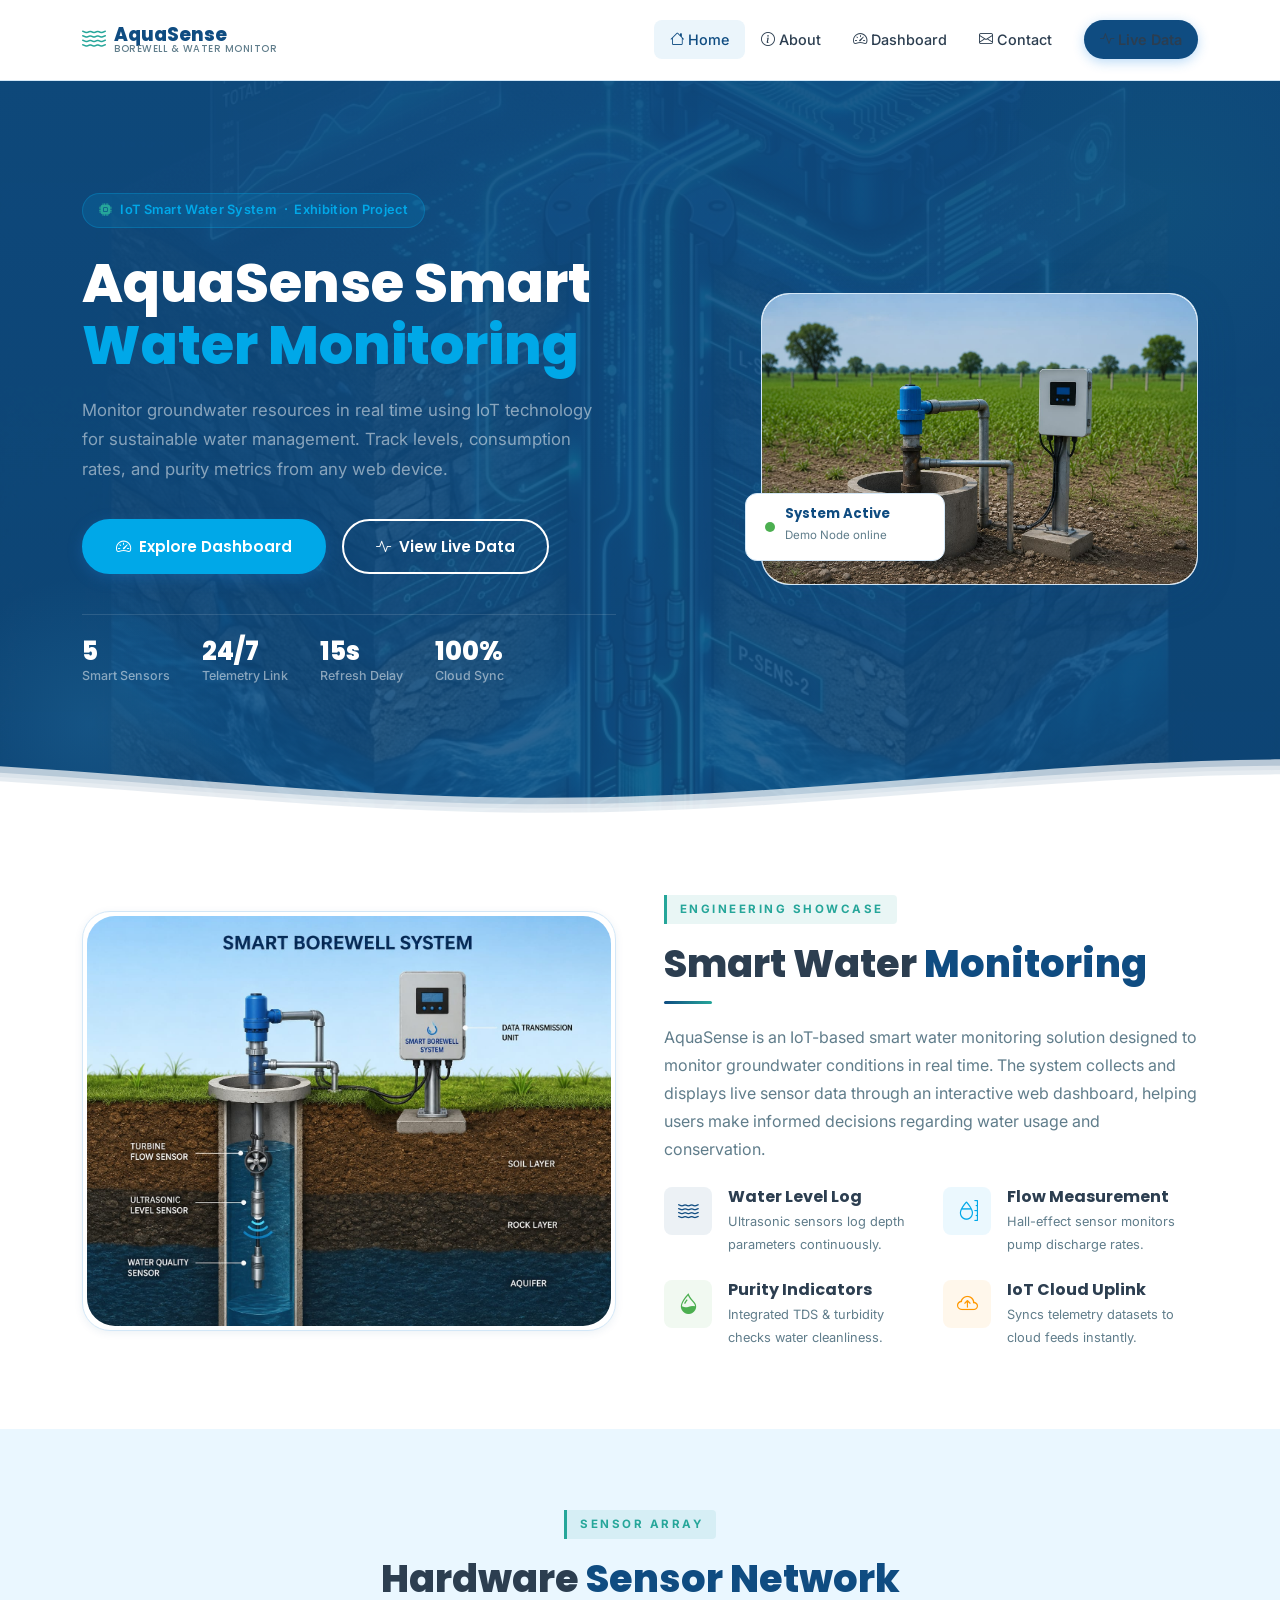
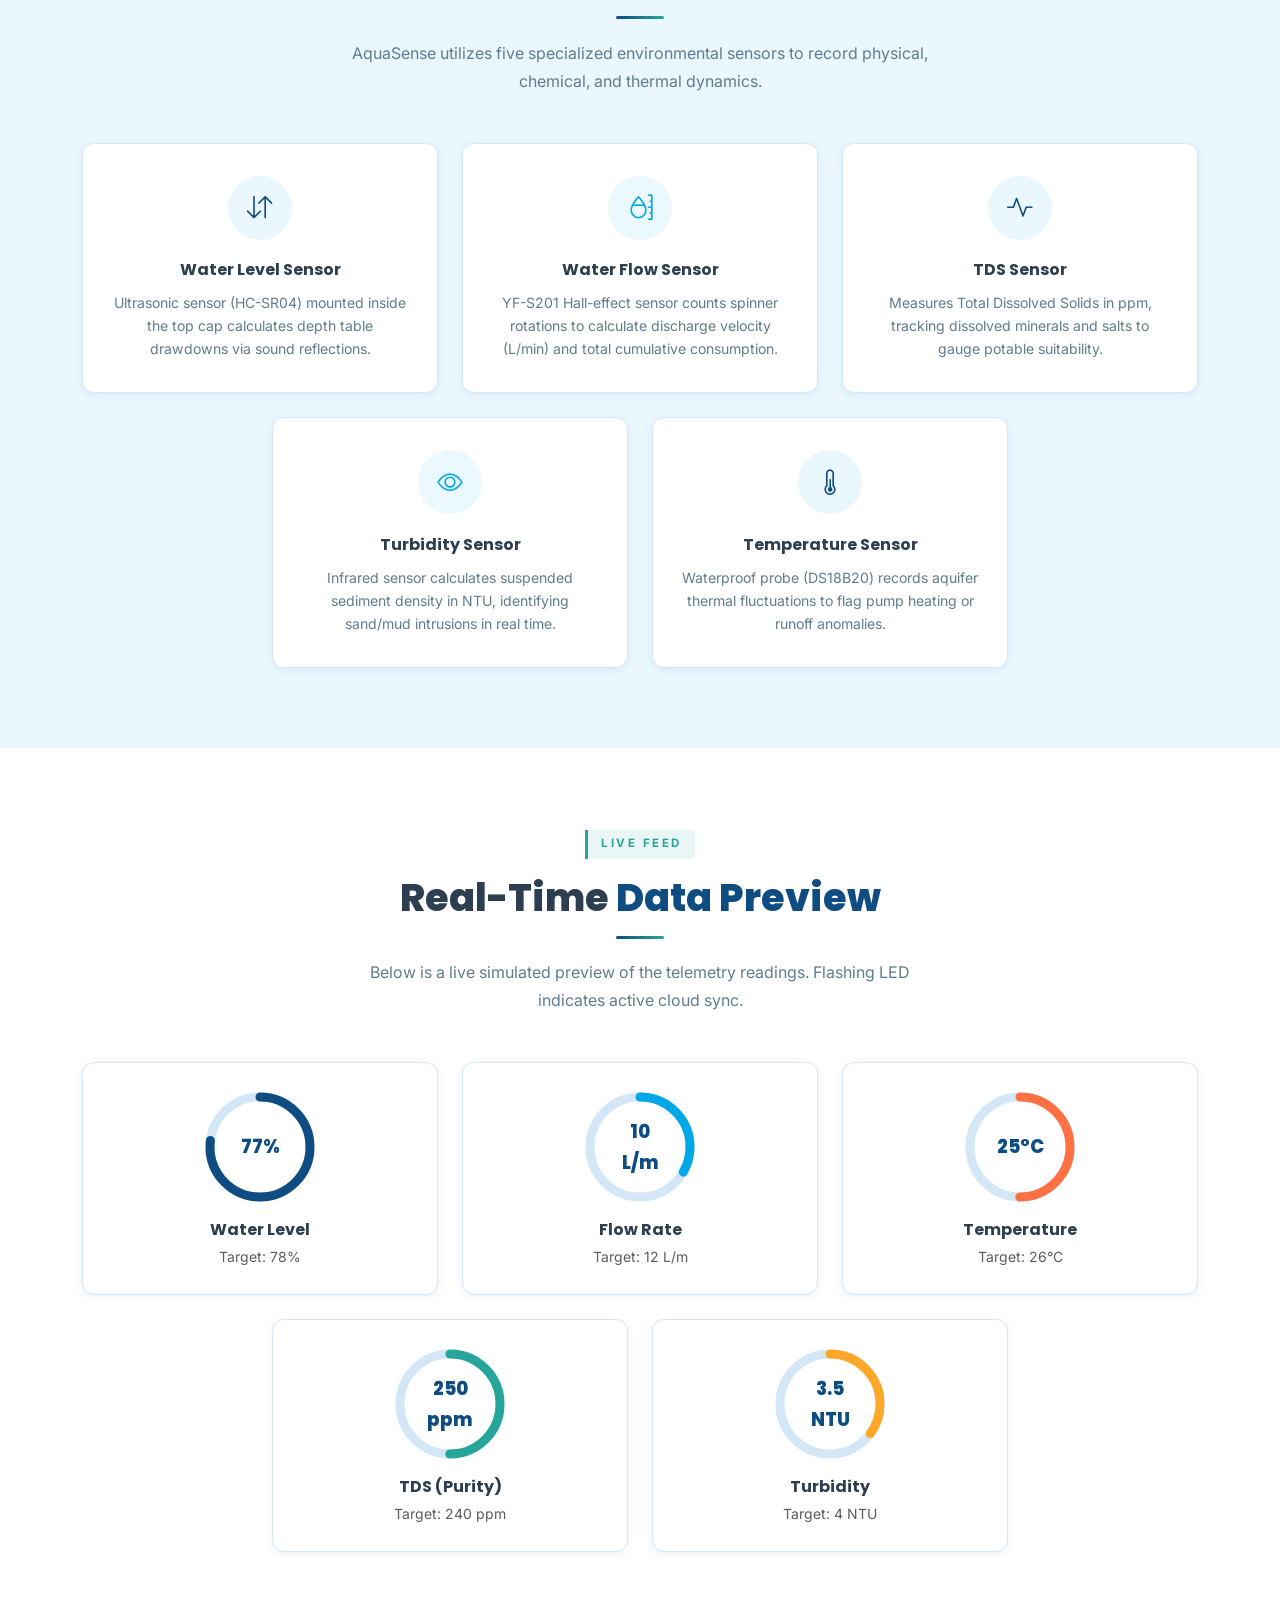
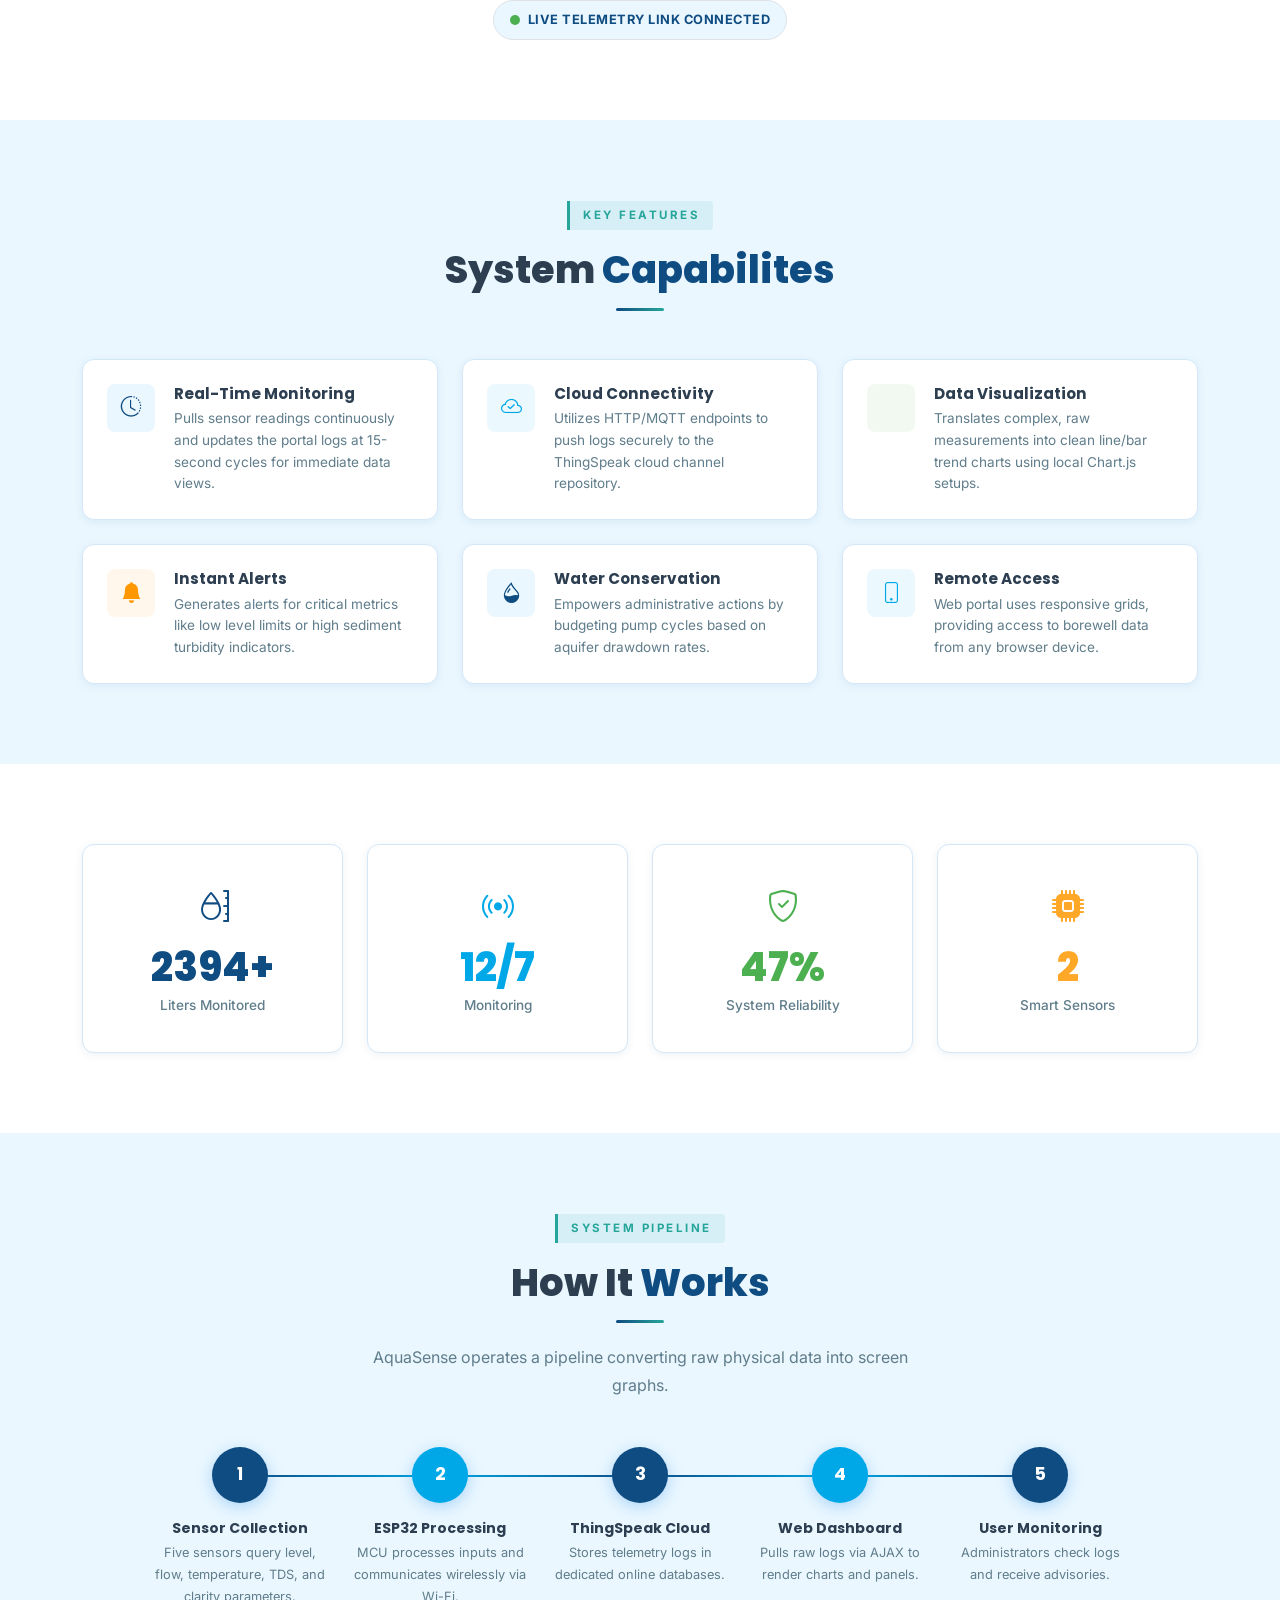
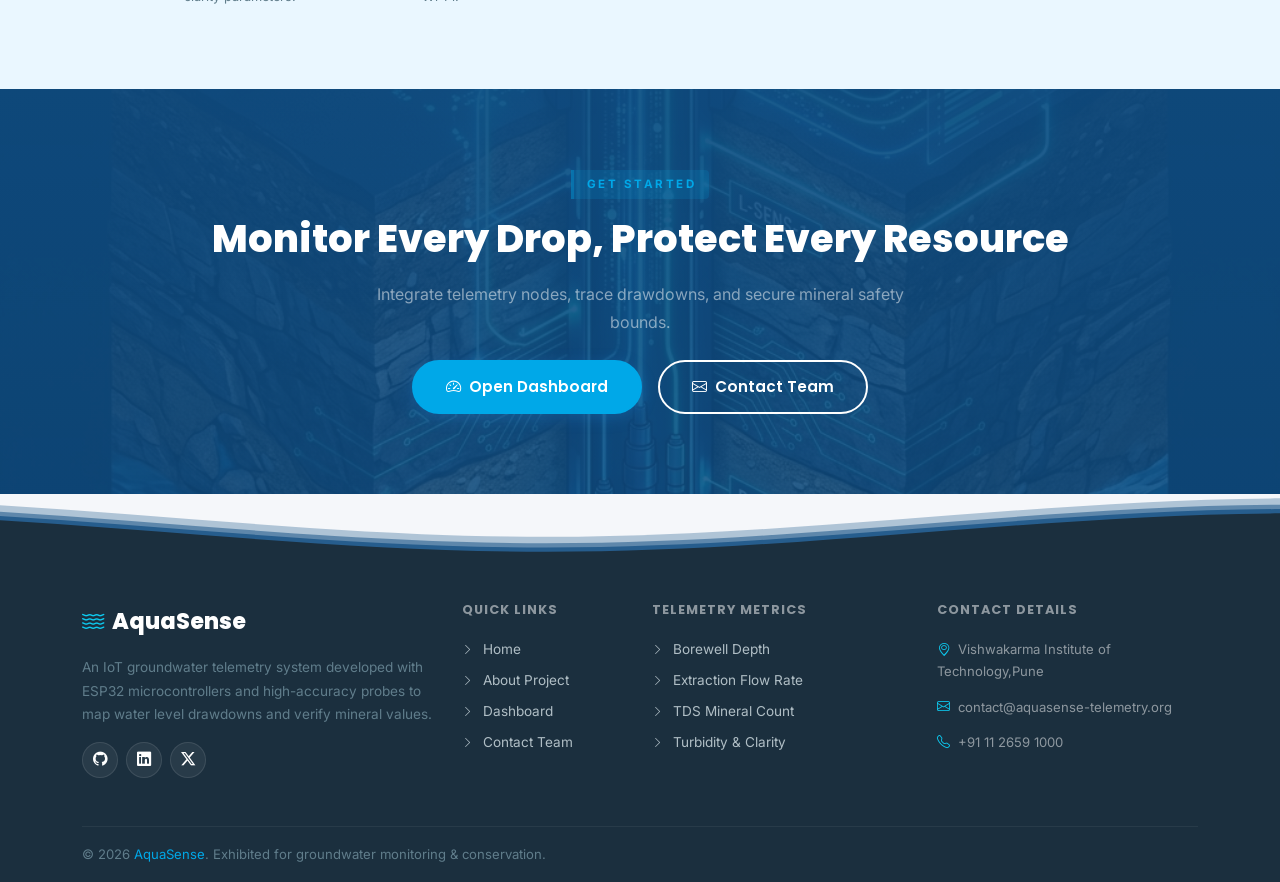
<file: index.html>
<!DOCTYPE html>
<html lang="en">
<head>
  <meta charset="UTF-8"/>
  <meta name="viewport" content="width=device-width, initial-scale=1.0"/>
  <meta name="description" content="AquaSense – Smart Borewell &amp; Water Monitoring System. IoT-based real-time groundwater conservation and quality tracking."/>
  <meta name="keywords" content="AquaSense, smart borewell, water monitoring, IoT water levels, TDS sensor, water conservation, ESP32"/>
  <title>AquaSense – Smart Borewell &amp; Water Monitoring System</title>

  <!-- Bootstrap 5 -->
  <link rel="stylesheet" href="https://cdn.jsdelivr.net/npm/bootstrap@5.3.3/dist/css/bootstrap.min.css"/>
  <!-- Bootstrap Icons -->
  <link rel="stylesheet" href="https://cdn.jsdelivr.net/npm/bootstrap-icons@1.11.3/font/bootstrap-icons.min.css"/>
  <!-- AOS (Animate On Scroll) CSS -->
  <link rel="stylesheet" href="https://unpkg.com/aos@next/dist/aos.css" />
  <!-- Custom CSS -->
  <link rel="stylesheet" href="css/style.css"/>
</head>
<body>

<!-- ============================================================
     LOADING SCREEN
============================================================ -->
<div id="loading-screen">
  <div class="droplet-loader"></div>
  <div class="loader-logo">AquaSense</div>
  <div class="loader-subtitle">Telemetry Link Active</div>
</div>

<!-- ============================================================
     BACK TO TOP
============================================================ -->
<button id="backToTop" title="Back to Top"><i class="bi bi-arrow-up"></i></button>

<!-- ============================================================
     NAVIGATION
============================================================ -->
<nav class="navbar navbar-expand-lg">
  <div class="container">
    <a class="navbar-brand" href="index.html">
      <i class="bi bi-water"></i>
      <div class="brand-sub">
        <span class="brand-name">AquaSense</span>
        <span class="brand-tagline">Borewell &amp; Water Monitor</span>
      </div>
    </a>
    <button class="navbar-toggler" type="button" data-bs-toggle="collapse" data-bs-target="#navbarMain">
      <span class="navbar-toggler-icon"></span>
    </button>
    <div class="collapse navbar-collapse" id="navbarMain">
      <ul class="navbar-nav ms-auto align-items-lg-center">
        <li class="nav-item"><a class="nav-link active" href="index.html"><i class="bi bi-house me-1"></i>Home</a></li>
        <li class="nav-item"><a class="nav-link" href="about.html"><i class="bi bi-info-circle me-1"></i>About</a></li>
        <li class="nav-item"><a class="nav-link" href="dashboard.html"><i class="bi bi-speedometer2 me-1"></i>Dashboard</a></li>
        <li class="nav-item"><a class="nav-link" href="contact.html"><i class="bi bi-envelope me-1"></i>Contact</a></li>
        <li class="nav-item ms-lg-3">
          <a class="nav-link nav-cta" href="dashboard.html">
            <i class="bi bi-activity me-1"></i>Live Data
          </a>
        </li>
      </ul>
    </div>
  </div>
</nav>

<!-- ============================================================
     SECTION 1: HERO SECTION
============================================================ -->
<section id="hero" style="background: linear-gradient(180deg, rgba(15,76,129,0.92) 0%, rgba(15,76,129,0.85) 100%), url('images/hero_bg.png') center/cover no-repeat; padding: 7rem 0 8rem; position: relative;">
  <!-- Floating bubble container -->
  <div class="bubble-container" data-bubble-count="25"></div>

  <div class="container position-relative" style="z-index: 10;">
    <div class="row align-items-center g-5 text-white">
      <!-- Left Content -->
      <div class="col-lg-6" data-aos="fade-right">
        <div class="hero-badge" style="background: rgba(0, 168, 232, 0.15); border-color: rgba(0, 168, 232, 0.3); color: var(--blue-light);">
          <i class="bi bi-cpu-fill"></i> IoT Smart Water System &nbsp;·&nbsp; Exhibition Project
        </div>
        <h1 class="hero-title text-white" style="font-size: clamp(2.2rem, 5vw, 3.4rem); line-height: 1.15; font-weight: 800;">
          AquaSense Smart<br/>
          <span style="color: var(--blue-light);">Water Monitoring</span>
        </h1>
        <p class="hero-subtitle text-white-50" style="font-size: 1.05rem; margin-bottom: 2.2rem; max-width: 520px; line-height: 1.75;">
          Monitor groundwater resources in real time using IoT technology for sustainable water management. Track levels, consumption rates, and purity metrics from any web device.
        </p>
        <div class="hero-buttons">
          <a href="dashboard.html" class="btn-primary-custom" style="background: var(--blue-light); border-color: var(--blue-light);">
            <i class="bi bi-speedometer2"></i>Explore Dashboard
          </a>
          <a href="dashboard.html" class="btn-outline-custom text-white" style="border-color: #ffffff; background: transparent;">
            <i class="bi bi-activity"></i>View Live Data
          </a>
        </div>
        <div class="hero-stats" style="border-top-color: rgba(255,255,255,0.12);">
          <div class="hero-stat-item">
            <div class="hero-stat-num text-white">5</div>
            <div class="hero-stat-lbl text-white-50">Smart Sensors</div>
          </div>
          <div class="hero-stat-item">
            <div class="hero-stat-num text-white">24/7</div>
            <div class="hero-stat-lbl text-white-50">Telemetry Link</div>
          </div>
          <div class="hero-stat-item">
            <div class="hero-stat-num text-white">15s</div>
            <div class="hero-stat-lbl text-white-50">Refresh Delay</div>
          </div>
          <div class="hero-stat-item">
            <div class="hero-stat-num text-white">100%</div>
            <div class="hero-stat-lbl text-white-50">Cloud Sync</div>
          </div>
        </div>
      </div>
      <!-- Right Image -->
      <div class="col-lg-6 col-xl-5 offset-xl-1 d-none d-lg-block" data-aos="fade-left">
        <div class="hero-img-wrap">
          <div class="hero-image-card">
            <img src="images/image1.png" alt="AquaSense Smart Borewell System Layout"/>
          </div>
          <div class="hero-image-badge" style="background: #ffffff; color: var(--text);">
            <div class="badge-dot"></div>
            <div class="badge-text">
              <strong style="color: var(--blue);">System Active</strong>
              <small>Demo Node online</small>
            </div>
          </div>
        </div>
      </div>
    </div>
  </div>

  <!-- Bottom Wave Divider -->
  <div class="wave-container">
    <svg class="waves" xmlns="http://www.w3.org/2000/svg" viewBox="0 24 150 28" preserveAspectRatio="none" shape-rendering="auto">
      <defs>
        <path id="gentle-wave" d="M-160 44c30 0 58-18 88-18s58 18 88 18 58-18 88-18 58 18 88 18v44h-352z" />
      </defs>
      <g class="parallax">
        <use href="#gentle-wave" x="48" y="0" />
        <use href="#gentle-wave" x="48" y="3" />
        <use href="#gentle-wave" x="48" y="5" />
        <use href="#gentle-wave" x="48" y="7" />
      </g>
    </svg>
  </div>
</section>

<!-- ============================================================
     SECTION 2: ABOUT PROJECT
============================================================ -->
<section id="about" class="section-py bg-white-section">
  <div class="container">
    <div class="row align-items-center g-5">
      <!-- Left Graphic -->
      <div class="col-lg-6" data-aos="fade-right">
        <div class="card-clean p-1" style="border-radius: var(--radius-xl); overflow: hidden;">
          <img src="images/borewell.jpeg" alt="Borewell Groundwater Table Diagram" class="w-100" style="border-radius: var(--radius-xl);"/>
        </div>
      </div>
      <!-- Right Content -->
      <div class="col-lg-6" data-aos="fade-left">
        <span class="section-tag">Engineering Showcase</span>
        <h2 class="section-title">Smart Water <span>Monitoring</span></h2>
        <div class="section-divider"></div>
        <p class="mb-4">
          AquaSense is an IoT-based smart water monitoring solution designed to monitor groundwater conditions in real time. The system collects and displays live sensor data through an interactive web dashboard, helping users make informed decisions regarding water usage and conservation.
        </p>
        <div class="row g-4">
          <div class="col-sm-6">
            <div class="d-flex align-items-start gap-3">
              <div class="benefit-icon blue" style="background: rgba(15,76,129,0.08); color: var(--blue);"><i class="bi bi-water"></i></div>
              <div>
                <h6 style="font-weight: 700; margin-bottom: 0.2rem;">Water Level Log</h6>
                <p style="font-size: 0.8rem; margin: 0;">Ultrasonic sensors log depth parameters continuously.</p>
              </div>
            </div>
          </div>
          <div class="col-sm-6">
            <div class="d-flex align-items-start gap-3">
              <div class="benefit-icon teal" style="background: rgba(0,168,232,0.08); color: var(--blue-light);"><i class="bi bi-moisture"></i></div>
              <div>
                <h6 style="font-weight: 700; margin-bottom: 0.2rem;">Flow Measurement</h6>
                <p style="font-size: 0.8rem; margin: 0;">Hall-effect sensor monitors pump discharge rates.</p>
              </div>
            </div>
          </div>
          <div class="col-sm-6">
            <div class="d-flex align-items-start gap-3">
              <div class="benefit-icon green" style="background: rgba(76,175,80,0.08); color: #4CAF50;"><i class="bi bi-droplet-half"></i></div>
              <div>
                <h6 style="font-weight: 700; margin-bottom: 0.2rem;">Purity Indicators</h6>
                <p style="font-size: 0.8rem; margin: 0;">Integrated TDS &amp; turbidity checks water cleanliness.</p>
              </div>
            </div>
          </div>
          <div class="col-sm-6">
            <div class="d-flex align-items-start gap-3">
              <div class="benefit-icon orange" style="background: rgba(255,152,0,0.08); color: #FF9800;"><i class="bi bi-cloud-arrow-up"></i></div>
              <div>
                <h6 style="font-weight: 700; margin-bottom: 0.2rem;">IoT Cloud Uplink</h6>
                <p style="font-size: 0.8rem; margin: 0;">Syncs telemetry datasets to cloud feeds instantly.</p>
              </div>
            </div>
          </div>
        </div>
      </div>
    </div>
  </div>
</section>

<!-- ============================================================
     SECTION 3: SMART SENSOR NETWORK
============================================================ -->
<section id="sensors" class="section-py bg-alt-section" style="position: relative;">
  <div class="container">
    <div class="text-center mb-5" data-aos="fade-up">
      <span class="section-tag">Sensor Array</span>
      <h2 class="section-title">Hardware <span>Sensor Network</span></h2>
      <div class="section-divider center"></div>
      <p class="section-subtitle">AquaSense utilizes five specialized environmental sensors to record physical, chemical, and thermal dynamics.</p>
    </div>
    <div class="row g-4 justify-content-center">
      <!-- Sensor 1 -->
      <div class="col-md-4 col-sm-6" data-aos="fade-up">
        <div class="feature-card text-center">
          <div class="feature-icon blue" style="background: #EAF7FF; color: var(--blue);">
            <i class="bi bi-arrow-down-up"></i>
          </div>
          <h5>Water Level Sensor</h5>
          <p>Ultrasonic sensor (HC-SR04) mounted inside the top cap calculates depth table drawdowns via sound reflections.</p>
        </div>
      </div>
      <!-- Sensor 2 -->
      <div class="col-md-4 col-sm-6" data-aos="fade-up" data-aos-delay="50">
        <div class="feature-card text-center">
          <div class="feature-icon teal" style="background: rgba(0, 168, 232, 0.08); color: var(--blue-light);">
            <i class="bi bi-moisture"></i>
          </div>
          <h5>Water Flow Sensor</h5>
          <p>YF-S201 Hall-effect sensor counts spinner rotations to calculate discharge velocity (L/min) and total cumulative consumption.</p>
        </div>
      </div>
      <!-- Sensor 3 -->
      <div class="col-md-4 col-sm-6" data-aos="fade-up" data-aos-delay="100">
        <div class="feature-card text-center">
          <div class="feature-icon blue" style="background: #EAF7FF; color: var(--blue);">
            <i class="bi bi-activity"></i>
          </div>
          <h5>TDS Sensor</h5>
          <p>Measures Total Dissolved Solids in ppm, tracking dissolved minerals and salts to gauge potable suitability.</p>
        </div>
      </div>
      <!-- Sensor 4 -->
      <div class="col-md-4 col-sm-6" data-aos="fade-up" data-aos-delay="150">
        <div class="feature-card text-center">
          <div class="feature-icon teal" style="background: rgba(0, 168, 232, 0.08); color: var(--blue-light);">
            <i class="bi bi-eye"></i>
          </div>
          <h5>Turbidity Sensor</h5>
          <p>Infrared sensor calculates suspended sediment density in NTU, identifying sand/mud intrusions in real time.</p>
        </div>
      </div>
      <!-- Sensor 5 -->
      <div class="col-md-4 col-sm-6" data-aos="fade-up" data-aos-delay="200">
        <div class="feature-card text-center">
          <div class="feature-icon blue" style="background: #EAF7FF; color: var(--blue);">
            <i class="bi bi-thermometer-half"></i>
          </div>
          <h5>Temperature Sensor</h5>
          <p>Waterproof probe (DS18B20) records aquifer thermal fluctuations to flag pump heating or runoff anomalies.</p>
        </div>
      </div>
    </div>
  </div>
</section>

<!-- ============================================================
     SECTION 4: LIVE DATA PREVIEW
============================================================ -->
<section id="live-preview" class="section-py bg-white-section">
  <div class="container">
    <div class="text-center mb-5" data-aos="fade-up">
      <span class="section-tag">Live Feed</span>
      <h2 class="section-title">Real-Time <span>Data Preview</span></h2>
      <div class="section-divider center"></div>
      <p class="section-subtitle">Below is a live simulated preview of the telemetry readings. Flashing LED indicates active cloud sync.</p>
    </div>
    
    <!-- Gauges Row -->
    <div class="row g-4 justify-content-center mb-5" data-aos="fade-up">
      
      <!-- Water Level -->
      <div class="col-6 col-md-4 col-lg-2-4 text-center">
        <div class="card-clean p-4">
          <div class="gauge-box">
            <svg class="gauge-svg">
              <circle class="gauge-track" cx="60" cy="60" r="50"></circle>
              <circle class="gauge-fill" id="gauge-fill-level" cx="60" cy="60" r="50" style="stroke: var(--blue);"></circle>
            </svg>
            <div class="gauge-val" id="mini-level-val">78%</div>
          </div>
          <h6 style="font-weight:700;margin-bottom:0.15rem;">Water Level</h6>
          <small class="text-muted">Target: 78%</small>
        </div>
      </div>

      <!-- Flow Rate -->
      <div class="col-6 col-md-4 col-lg-2-4 text-center">
        <div class="card-clean p-4">
          <div class="gauge-box">
            <svg class="gauge-svg">
              <circle class="gauge-track" cx="60" cy="60" r="50"></circle>
              <circle class="gauge-fill" id="gauge-fill-flow" cx="60" cy="60" r="50" style="stroke: var(--blue-light);"></circle>
            </svg>
            <div class="gauge-val" id="mini-flow-val">12 L/m</div>
          </div>
          <h6 style="font-weight:700;margin-bottom:0.15rem;">Flow Rate</h6>
          <small class="text-muted">Target: 12 L/m</small>
        </div>
      </div>

      <!-- Temperature -->
      <div class="col-6 col-md-4 col-lg-2-4 text-center">
        <div class="card-clean p-4">
          <div class="gauge-box">
            <svg class="gauge-svg">
              <circle class="gauge-track" cx="60" cy="60" r="50"></circle>
              <circle class="gauge-fill" id="gauge-fill-temp" cx="60" cy="60" r="50" style="stroke: #FF7043;"></circle>
            </svg>
            <div class="gauge-val" id="mini-temp-val">26°C</div>
          </div>
          <h6 style="font-weight:700;margin-bottom:0.15rem;">Temperature</h6>
          <small class="text-muted">Target: 26°C</small>
        </div>
      </div>

      <!-- TDS Level -->
      <div class="col-6 col-md-4 col-lg-2-4 text-center">
        <div class="card-clean p-4">
          <div class="gauge-box">
            <svg class="gauge-svg">
              <circle class="gauge-track" cx="60" cy="60" r="50"></circle>
              <circle class="gauge-fill" id="gauge-fill-tds" cx="60" cy="60" r="50" style="stroke: #26A69A;"></circle>
            </svg>
            <div class="gauge-val" id="mini-tds-val">240 ppm</div>
          </div>
          <h6 style="font-weight:700;margin-bottom:0.15rem;">TDS (Purity)</h6>
          <small class="text-muted">Target: 240 ppm</small>
        </div>
      </div>

      <!-- Turbidity -->
      <div class="col-6 col-md-4 col-lg-2-4 text-center">
        <div class="card-clean p-4">
          <div class="gauge-box">
            <svg class="gauge-svg">
              <circle class="gauge-track" cx="60" cy="60" r="50"></circle>
              <circle class="gauge-fill" id="gauge-fill-turb" cx="60" cy="60" r="50" style="stroke: #FFA726;"></circle>
            </svg>
            <div class="gauge-val" id="mini-turb-val">4 NTU</div>
          </div>
          <h6 style="font-weight:700;margin-bottom:0.15rem;">Turbidity</h6>
          <small class="text-muted">Target: 4 NTU</small>
        </div>
      </div>

    </div>

    <!-- Live indicator bar -->
    <div class="text-center" data-aos="fade-up" data-aos-delay="100">
      <div class="inline-flex align-items-center gap-2 px-3 py-2 bg-alt-section border rounded-pill d-inline-flex">
        <span style="width:10px;height:10px;background:#4CAF50;border-radius:50%;animation:pulse-green 1.5s infinite;display:inline-block;"></span>
        <span style="font-size:0.8rem;font-weight:700;color:var(--blue);letter-spacing:0.5px;text-transform:uppercase;">Live Telemetry Link Connected</span>
      </div>
    </div>

  </div>
</section>

<!-- ============================================================
     SECTION 5: KEY FEATURES
============================================================ -->
<section id="features-list" class="section-py bg-alt-section">
  <div class="container">
    <div class="text-center mb-5" data-aos="fade-up">
      <span class="section-tag">Key Features</span>
      <h2 class="section-title">System <span>Capabilites</span></h2>
      <div class="section-divider center"></div>
    </div>
    <div class="row g-4">
      <div class="col-md-6 col-lg-4" data-aos="fade-up">
        <div class="benefit-item">
          <div class="benefit-icon blue" style="background:#EAF7FF;color:var(--blue);"><i class="bi bi-clock-history"></i></div>
          <div class="benefit-content">
            <h5>Real-Time Monitoring</h5>
            <p>Pulls sensor readings continuously and updates the portal logs at 15-second cycles for immediate data views.</p>
          </div>
        </div>
      </div>
      <div class="col-md-6 col-lg-4" data-aos="fade-up" data-aos-delay="50">
        <div class="benefit-item">
          <div class="benefit-icon teal" style="background:rgba(0,168,232,0.08);color:var(--blue-light);"><i class="bi bi-cloud-check"></i></div>
          <div class="benefit-content">
            <h5>Cloud Connectivity</h5>
            <p>Utilizes HTTP/MQTT endpoints to push logs securely to the ThingSpeak cloud channel repository.</p>
          </div>
        </div>
      </div>
      <div class="col-md-6 col-lg-4" data-aos="fade-up" data-aos-delay="100">
        <div class="benefit-item">
          <div class="benefit-icon green" style="background:rgba(76,175,80,0.08);color:#4CAF50;"><i class="bi bi-graph-up-arrows"></i></div>
          <div class="benefit-content">
            <h5>Data Visualization</h5>
            <p>Translates complex, raw measurements into clean line/bar trend charts using local Chart.js setups.</p>
          </div>
        </div>
      </div>
      <div class="col-md-6 col-lg-4" data-aos="fade-up">
        <div class="benefit-item">
          <div class="benefit-icon orange" style="background:rgba(255,152,0,0.08);color:#FF9800;"><i class="bi bi-bell-fill"></i></div>
          <div class="benefit-content">
            <h5>Instant Alerts</h5>
            <p>Generates alerts for critical metrics like low level limits or high sediment turbidity indicators.</p>
          </div>
        </div>
      </div>
      <div class="col-md-6 col-lg-4" data-aos="fade-up" data-aos-delay="50">
        <div class="benefit-item">
          <div class="benefit-icon blue" style="background:#EAF7FF;color:var(--blue);"><i class="bi bi-droplet-half"></i></div>
          <div class="benefit-content">
            <h5>Water Conservation</h5>
            <p>Empowers administrative actions by budgeting pump cycles based on aquifer drawdown rates.</p>
          </div>
        </div>
      </div>
      <div class="col-md-6 col-lg-4" data-aos="fade-up" data-aos-delay="100">
        <div class="benefit-item">
          <div class="benefit-icon teal" style="background:rgba(0,168,232,0.08);color:var(--blue-light);"><i class="bi bi-phone"></i></div>
          <div class="benefit-content">
            <h5>Remote Access</h5>
            <p>Web portal uses responsive grids, providing access to borewell data from any browser device.</p>
          </div>
        </div>
      </div>
    </div>
  </div>
</section>

<!-- ============================================================
     SECTION 6: IMPACT STATISTICS
============================================================ -->
<section id="stats" class="section-py bg-white-section">
  <div class="container">
    <div class="row g-4 justify-content-center text-center">
      <div class="col-6 col-md-3" data-aos="zoom-in">
        <div class="stat-box" style="border-color: var(--border);">
          <div class="stat-icon" style="color:var(--blue);"><i class="bi bi-moisture"></i></div>
          <div class="stat-number" style="color:var(--blue);" data-target="5000" data-suffix="+">0</div>
          <div class="stat-label">Liters Monitored</div>
        </div>
      </div>
      <div class="col-6 col-md-3" data-aos="zoom-in" data-aos-delay="50">
        <div class="stat-box" style="border-color: var(--border);">
          <div class="stat-icon" style="color:var(--blue-light);"><i class="bi bi-broadcast"></i></div>
          <div class="stat-number" style="color:var(--blue-light);" data-target="24" data-suffix="/7">0</div>
          <div class="stat-label">Monitoring</div>
        </div>
      </div>
      <div class="col-6 col-md-3" data-aos="zoom-in" data-aos-delay="100">
        <div class="stat-box" style="border-color: var(--border);">
          <div class="stat-icon" style="color:#4CAF50;"><i class="bi bi-shield-check"></i></div>
          <div class="stat-number" style="color:#4CAF50;" data-target="98" data-suffix="%">0</div>
          <div class="stat-label">System Reliability</div>
        </div>
      </div>
      <div class="col-6 col-md-3" data-aos="zoom-in" data-aos-delay="150">
        <div class="stat-box" style="border-color: var(--border);">
          <div class="stat-icon" style="color:#FFA726;"><i class="bi bi-cpu-fill"></i></div>
          <div class="stat-number" style="color:#FFA726;" data-target="5" data-suffix="">0</div>
          <div class="stat-label">Smart Sensors</div>
        </div>
      </div>
    </div>
  </div>
</section>

<!-- ============================================================
     SECTION 7: HOW IT WORKS
============================================================ -->
<section id="workflow" class="section-py bg-alt-section">
  <div class="container">
    <div class="text-center mb-5" data-aos="fade-up">
      <span class="section-tag">System Pipeline</span>
      <h2 class="section-title">How It <span>Works</span></h2>
      <div class="section-divider center"></div>
      <p class="section-subtitle">AquaSense operates a pipeline converting raw physical data into screen graphs.</p>
    </div>
    
    <div class="steps-row" data-aos="fade-up">
      <!-- Step 1 -->
      <div class="step-item">
        <div class="step-circle" style="background: var(--blue);">1</div>
        <div class="step-connector" style="background: linear-gradient(90deg, var(--blue), var(--blue-light));"></div>
        <h6 style="margin-top: 1rem; font-weight:700;">Sensor Collection</h6>
        <p style="font-size:0.8rem;">Five sensors query level, flow, temperature, TDS, and clarity parameters.</p>
      </div>
      <!-- Step 2 -->
      <div class="step-item">
        <div class="step-circle" style="background: var(--blue-light);">2</div>
        <div class="step-connector" style="background: linear-gradient(90deg, var(--blue-light), var(--blue));"></div>
        <h6 style="margin-top: 1rem; font-weight:700;">ESP32 Processing</h6>
        <p style="font-size:0.8rem;">MCU processes inputs and communicates wirelessly via Wi-Fi.</p>
      </div>
      <!-- Step 3 -->
      <div class="step-item">
        <div class="step-circle" style="background: var(--blue);">3</div>
        <div class="step-connector" style="background: linear-gradient(90deg, var(--blue), var(--blue-light));"></div>
        <h6 style="margin-top: 1rem; font-weight:700;">ThingSpeak Cloud</h6>
        <p style="font-size:0.8rem;">Stores telemetry logs in dedicated online databases.</p>
      </div>
      <!-- Step 4 -->
      <div class="step-item">
        <div class="step-circle" style="background: var(--blue-light);">4</div>
        <div class="step-connector" style="background: linear-gradient(90deg, var(--blue-light), var(--blue));"></div>
        <h6 style="margin-top: 1rem; font-weight:700;">Web Dashboard</h6>
        <p style="font-size:0.8rem;">Pulls raw logs via AJAX to render charts and panels.</p>
      </div>
      <!-- Step 5 -->
      <div class="step-item">
        <div class="step-circle" style="background: var(--blue);">5</div>
        <h6 style="margin-top: 1rem; font-weight:700;">User Monitoring</h6>
        <p style="font-size:0.8rem;">Administrators check logs and receive advisories.</p>
      </div>
    </div>
  </div>
</section>



<!-- ============================================================
     SECTION 9: CALL TO ACTION
============================================================ -->
<section class="section-py text-center text-white" style="background: linear-gradient(180deg, rgba(15,76,129,0.92) 0%, rgba(15,76,129,0.85) 100%), url('images/hero_bg.png') center/cover no-repeat; position:relative; overflow:hidden;">
  <div class="bubble-container" data-bubble-count="15"></div>
  <div class="container position-relative" style="z-index: 10;" data-aos="zoom-in">
    <span class="section-tag" style="background: rgba(0, 168, 232, 0.15); border-color: rgba(0, 168, 232, 0.3); color: var(--blue-light);">Get Started</span>
    <h2 class="section-title text-white mb-3">Monitor Every Drop, Protect Every Resource</h2>
    <p class="section-subtitle text-white-50 mb-4" style="max-width: 580px; margin: 0 auto 2rem;">Integrate telemetry nodes, trace drawdowns, and secure mineral safety bounds.</p>
    <div class="d-flex gap-3 justify-content-center flex-wrap">
      <a href="dashboard.html" class="btn-primary-custom" style="background: var(--blue-light); border-color: var(--blue-light);"><i class="bi bi-speedometer2"></i>Open Dashboard</a>
      <a href="contact.html" class="btn-outline-custom text-white" style="border-color:#ffffff; background:transparent;"><i class="bi bi-envelope"></i>Contact Team</a>
    </div>
  </div>
</section>

<!-- ============================================================
     FOOTER
============================================================ -->
<div class="footer-wave-container">
  <svg class="footer-waves" xmlns="http://www.w3.org/2000/svg" viewBox="0 24 150 28" preserveAspectRatio="none" shape-rendering="auto">
    <defs>
      <path id="gentle-wave-f" d="M-160 44c30 0 58-18 88-18s58 18 88 18 58-18 88-18 58 18 88 18v44h-352z" />
    </defs>
    <g class="footer-parallax">
      <use href="#gentle-wave-f" x="48" y="0" />
      <use href="#gentle-wave-f" x="48" y="3" />
      <use href="#gentle-wave-f" x="48" y="5" />
      <use href="#gentle-wave-f" x="48" y="7" />
    </g>
  </svg>
</div>
<footer style="background: #1B2F3E; padding: 3rem 0 0;">
  <div class="container text-white">
    <div class="row g-4" style="margin-bottom: 2rem;">
      <div class="col-lg-4 text-white-50">
        <div class="footer-brand text-white" style="font-weight: 800; font-size: 1.4rem; display: flex; align-items: center; gap: 0.5rem; margin-bottom: 1rem;"><i class="bi bi-water text-info"></i>AquaSense</div>
        <p style="font-size:0.85rem;line-height:1.7;">An IoT groundwater telemetry system developed with ESP32 microcontrollers and high-accuracy probes to map water level drawdowns and verify mineral values.</p>
        <div class="social-links d-flex gap-2 mt-3">
          <a href="#" class="social-btn" style="background: rgba(255,255,255,0.06); border: 1px solid rgba(255,255,255,0.1); width: 36px; height: 36px; border-radius: 50%; display: flex; align-items: center; justify-content: center; color: #fff;"><i class="bi bi-github"></i></a>
          <a href="#" class="social-btn" style="background: rgba(255,255,255,0.06); border: 1px solid rgba(255,255,255,0.1); width: 36px; height: 36px; border-radius: 50%; display: flex; align-items: center; justify-content: center; color: #fff;"><i class="bi bi-linkedin"></i></a>
          <a href="#" class="social-btn" style="background: rgba(255,255,255,0.06); border: 1px solid rgba(255,255,255,0.1); width: 36px; height: 36px; border-radius: 50%; display: flex; align-items: center; justify-content: center; color: #fff;"><i class="bi bi-twitter-x"></i></a>
        </div>
      </div>
      <div class="col-sm-6 col-lg-2">
        <h6 class="footer-heading text-white-50" style="font-size:0.8rem;letter-spacing:1px;font-weight:700;text-transform:uppercase;margin-bottom:1.2rem;">Quick Links</h6>
        <ul class="footer-links" style="list-style:none;padding:0;">
          <li style="margin-bottom:0.5rem;"><a href="index.html" style="color:#B0BEC5;font-size:0.85rem;"><i class="bi bi-chevron-right me-1" style="font-size:0.7rem;"></i>Home</a></li>
          <li style="margin-bottom:0.5rem;"><a href="about.html" style="color:#B0BEC5;font-size:0.85rem;"><i class="bi bi-chevron-right me-1" style="font-size:0.7rem;"></i>About Project</a></li>
          <li style="margin-bottom:0.5rem;"><a href="dashboard.html" style="color:#B0BEC5;font-size:0.85rem;"><i class="bi bi-chevron-right me-1" style="font-size:0.7rem;"></i>Dashboard</a></li>
          <li style="margin-bottom:0.5rem;"><a href="contact.html" style="color:#B0BEC5;font-size:0.85rem;"><i class="bi bi-chevron-right me-1" style="font-size:0.7rem;"></i>Contact Team</a></li>
        </ul>
      </div>
      <div class="col-sm-6 col-lg-3">
        <h6 class="footer-heading text-white-50" style="font-size:0.8rem;letter-spacing:1px;font-weight:700;text-transform:uppercase;margin-bottom:1.2rem;">Telemetry Metrics</h6>
        <ul class="footer-links" style="list-style:none;padding:0;">
          <li style="margin-bottom:0.5rem;"><a href="dashboard.html" style="color:#B0BEC5;font-size:0.85rem;"><i class="bi bi-chevron-right me-1" style="font-size:0.7rem;"></i>Borewell Depth</a></li>
          <li style="margin-bottom:0.5rem;"><a href="dashboard.html" style="color:#B0BEC5;font-size:0.85rem;"><i class="bi bi-chevron-right me-1" style="font-size:0.7rem;"></i>Extraction Flow Rate</a></li>
          <li style="margin-bottom:0.5rem;"><a href="dashboard.html" style="color:#B0BEC5;font-size:0.85rem;"><i class="bi bi-chevron-right me-1" style="font-size:0.7rem;"></i>TDS Mineral Count</a></li>
          <li style="margin-bottom:0.5rem;"><a href="dashboard.html" style="color:#B0BEC5;font-size:0.85rem;"><i class="bi bi-chevron-right me-1" style="font-size:0.7rem;"></i>Turbidity &amp; Clarity</a></li>
        </ul>
      </div>
      <div class="col-lg-3 text-white-50">
        <h6 class="footer-heading text-white-50" style="font-size:0.8rem;letter-spacing:1px;font-weight:700;text-transform:uppercase;margin-bottom:1.2rem;">Contact Details</h6>
        <div style="font-size:0.82rem;margin-bottom:0.8rem;"><i class="bi bi-geo-alt me-2 text-info"></i>Vishwakarma Institute of Technology,Pune</div>
        <div style="font-size:0.82rem;margin-bottom:0.8rem;"><i class="bi bi-envelope me-2 text-info"></i>contact@aquasense-telemetry.org</div>
        <div style="font-size:0.82rem;margin-bottom:0.8rem;"><i class="bi bi-telephone me-2 text-info"></i>+91 11 2659 1000</div>
      </div>
    </div>
    <div class="footer-bottom d-flex justify-content-between align-items-center flex-wrap py-3" style="border-top:1px solid rgba(255,255,255,0.06);font-size:0.8rem;color:#78909C;">
      <p class="mb-0">© 2026 <span>AquaSense</span>. Exhibited for groundwater monitoring &amp; conservation.</p>
    
    </div>
  </div>
</footer>

<!-- Scripts -->
<script src="https://cdn.jsdelivr.net/npm/jquery@3.7.1/dist/jquery.min.js"></script>
<script src="https://cdn.jsdelivr.net/npm/bootstrap@5.3.3/dist/js/bootstrap.bundle.min.js"></script>
<!-- AOS JS -->
<script src="https://unpkg.com/aos@next/dist/aos.js"></script>
<script src="js/main.js"></script>
</body>
</html>
</file>
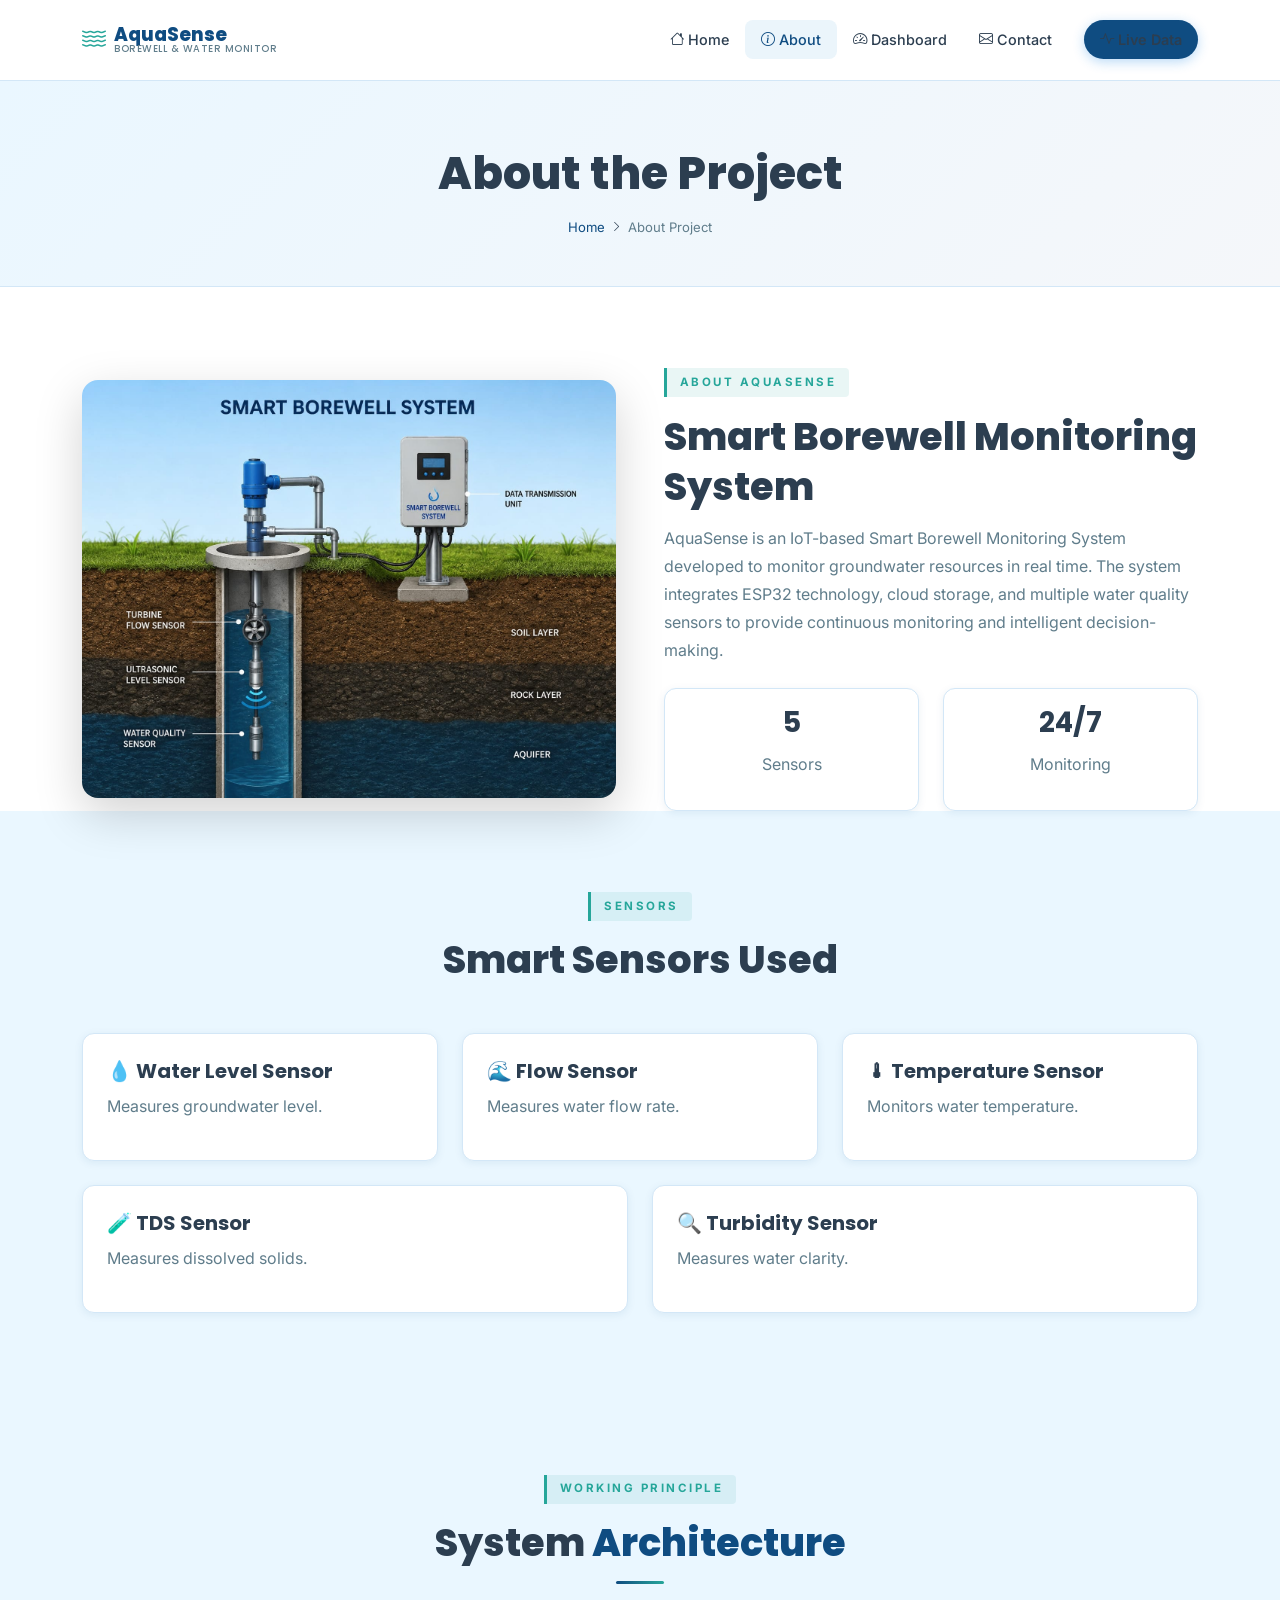
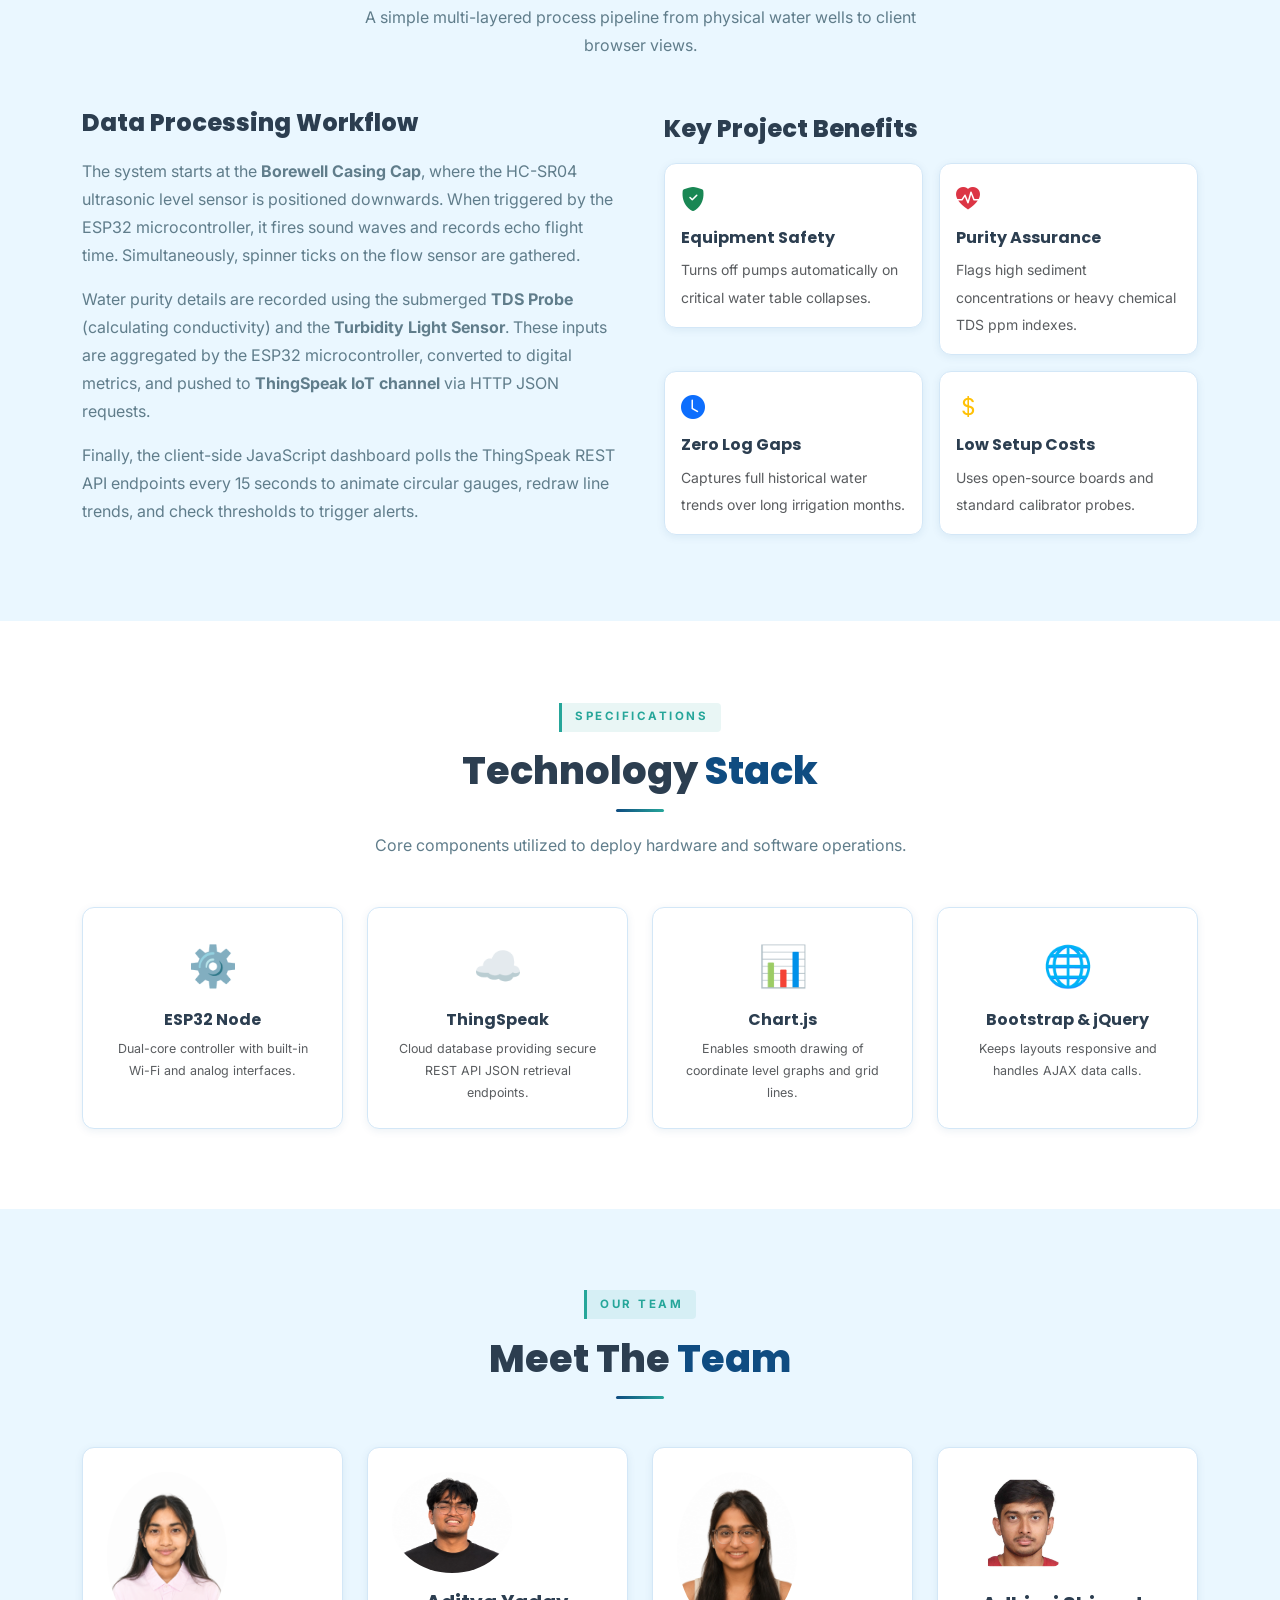
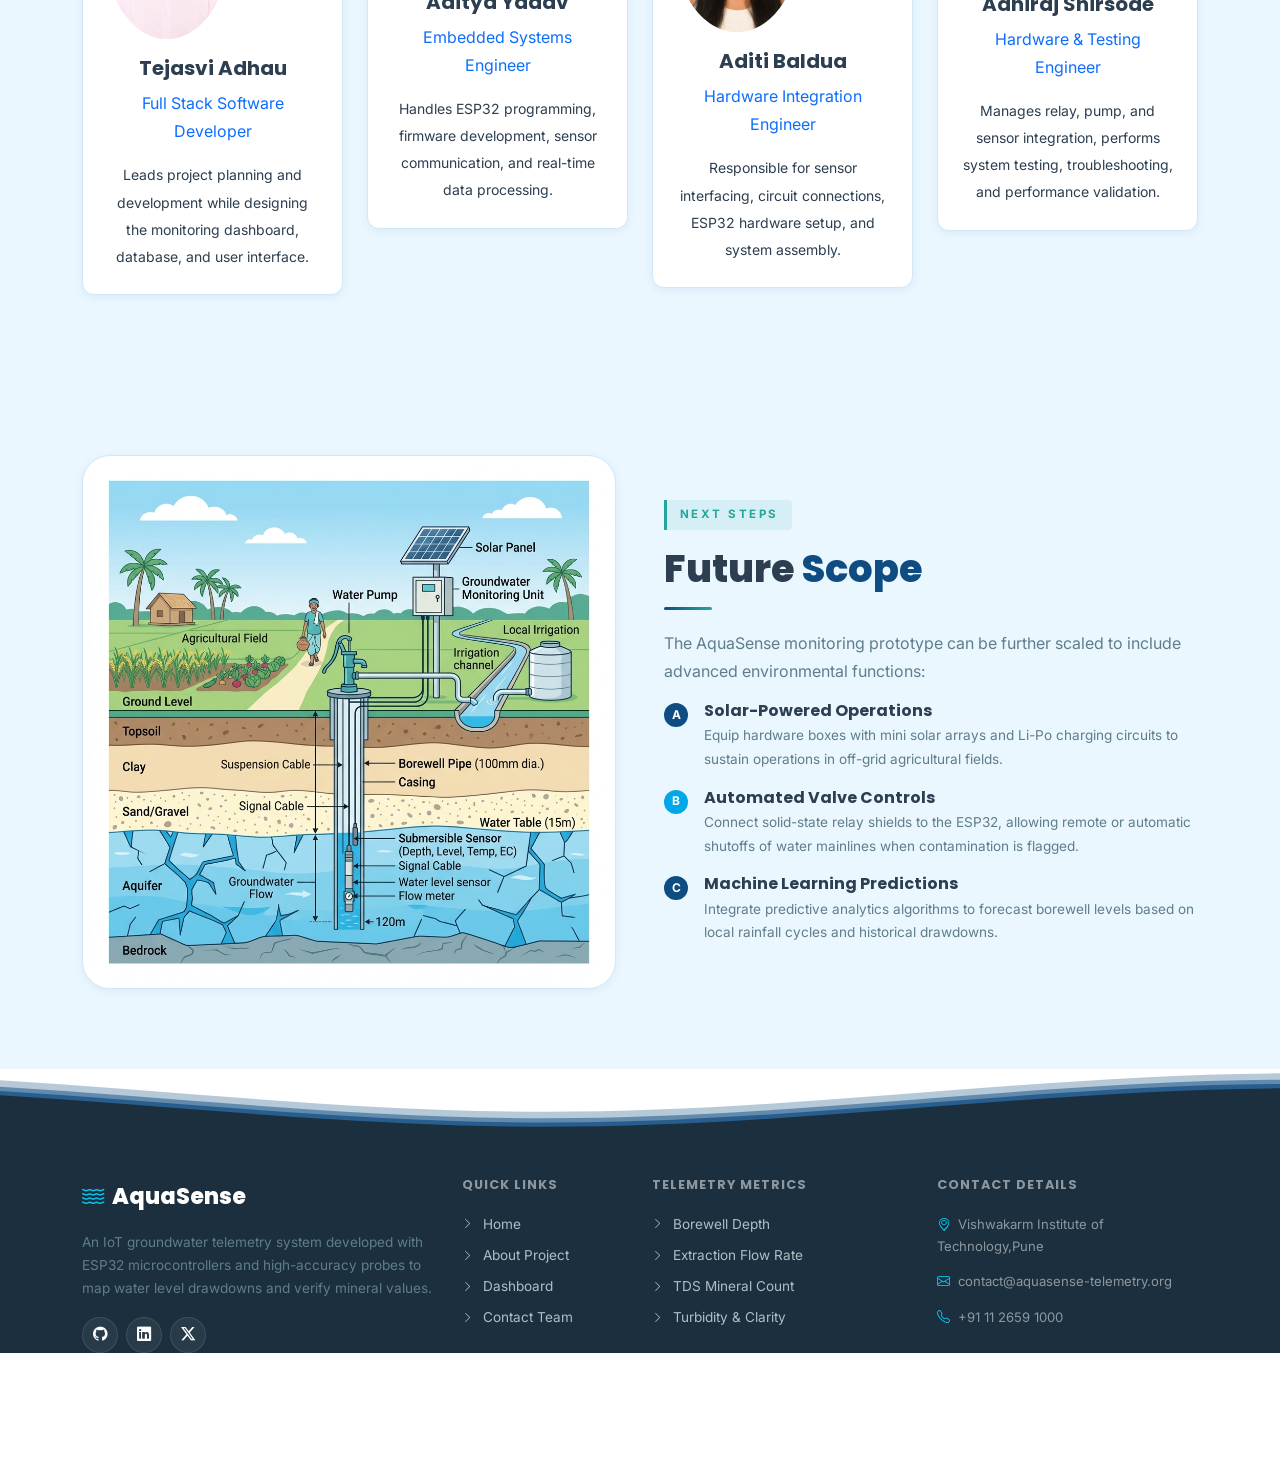
<file: about.html>
<!DOCTYPE html>
<html lang="en">
<head>
  <meta charset="UTF-8"/>
  <meta name="viewport" content="width=device-width, initial-scale=1.0"/>
  <meta name="description" content="About AquaSense – Engineering exhibition documentation detailing objectives, problem statement, benefits, working principle, and future scope of the water monitoring system."/>
  <title>About Project – AquaSense Smart Water Monitor</title>

  <!-- Bootstrap 5 -->
  <link rel="stylesheet" href="https://cdn.jsdelivr.net/npm/bootstrap@5.3.3/dist/css/bootstrap.min.css"/>
  <!-- Bootstrap Icons -->
  <link rel="stylesheet" href="https://cdn.jsdelivr.net/npm/bootstrap-icons@1.11.3/font/bootstrap-icons.min.css"/>
  <!-- AOS CSS -->
  <link rel="stylesheet" href="https://unpkg.com/aos@next/dist/aos.css" />
  <!-- Custom CSS -->
  <link rel="stylesheet" href="css/style.css"/>
</head>
<body>

<!-- ============================================================
     LOADING SCREEN
============================================================ -->
<div id="loading-screen">
  <div class="droplet-loader"></div>
  <div class="loader-logo">AquaSense</div>
  <div class="loader-subtitle">Telemetry Link Active</div>
</div>

<!-- ============================================================
     BACK TO TOP
============================================================ -->
<button id="backToTop" title="Back to Top"><i class="bi bi-arrow-up"></i></button>

<!-- ============================================================
     NAVIGATION
============================================================ -->
<nav class="navbar navbar-expand-lg">
  <div class="container">
    <a class="navbar-brand" href="index.html">
      <i class="bi bi-water"></i>
      <div class="brand-sub">
        <span class="brand-name">AquaSense</span>
        <span class="brand-tagline">Borewell &amp; Water Monitor</span>
      </div>
    </a>
    <button class="navbar-toggler" type="button" data-bs-toggle="collapse" data-bs-target="#navbarMain">
      <span class="navbar-toggler-icon"></span>
    </button>
    <div class="collapse navbar-collapse" id="navbarMain">
      <ul class="navbar-nav ms-auto align-items-lg-center">
        <li class="nav-item"><a class="nav-link" href="index.html"><i class="bi bi-house me-1"></i>Home</a></li>
        <li class="nav-item"><a class="nav-link active" href="about.html"><i class="bi bi-info-circle me-1"></i>About</a></li>
        <li class="nav-item"><a class="nav-link" href="dashboard.html"><i class="bi bi-speedometer2 me-1"></i>Dashboard</a></li>
        <li class="nav-item"><a class="nav-link" href="contact.html"><i class="bi bi-envelope me-1"></i>Contact</a></li>
        <li class="nav-item ms-lg-3">
          <a class="nav-link nav-cta" href="dashboard.html">
            <i class="bi bi-activity me-1"></i>Live Data
          </a>
        </li>
      </ul>
    </div>
  </div>
</nav>

<!-- ============================================================
     PAGE HERO
============================================================ -->
<section class="page-hero" style="background: linear-gradient(135deg, #EAF7FF 0%, #F5F7FA 100%);">
  <div class="container">
    
    <h1 class="page-hero-title">About the <span>Project</span></h1>
    
    <div class="breadcrumb-wrap">
      <a href="index.html">Home</a>
      <i class="bi bi-chevron-right" style="font-size:0.7rem;"></i>
      <span>About Project</span>
    </div>
  </div>
</section>
<!-- ABOUT AQUASENSE -->
<section class="section-py bg-white-section">
<div class="container">

<div class="row align-items-center g-5">

<div class="col-lg-6">
<img src="images/borewell.jpeg"
class="img-fluid rounded-4 shadow-lg"
alt="AquaSense Project">
</div>

<div class="col-lg-6">

<span class="section-tag">About AquaSense</span>

<h2 class="section-title">
Smart Borewell Monitoring System
</h2>

<p>
AquaSense is an IoT-based Smart Borewell Monitoring System developed to monitor groundwater resources in real time.
The system integrates ESP32 technology, cloud storage, and multiple water quality sensors to provide continuous monitoring and intelligent decision-making.
</p>

<div class="row mt-4">

<div class="col-6">
<div class="card-clean p-3 text-center">
<h3>5</h3>
<p>Sensors</p>
</div>
</div>

<div class="col-6">
<div class="card-clean p-3 text-center">
<h3>24/7</h3>
<p>Monitoring</p>
</div>
</div>

</div>

</div>

</div>

</div>

<section class="section-py bg-alt-section">
<div class="container">

<div class="text-center mb-5">
<span class="section-tag">Sensors</span>
<h2 class="section-title">Smart Sensors Used</h2>
</div>

<div class="row g-4">

<div class="col-md-4">
<div class="card-clean p-4">
<h5>💧 Water Level Sensor</h5>
<p>Measures groundwater level.</p>
</div>
</div>

<div class="col-md-4">
<div class="card-clean p-4">
<h5>🌊 Flow Sensor</h5>
<p>Measures water flow rate.</p>
</div>
</div>

<div class="col-md-4">
<div class="card-clean p-4">
<h5>🌡 Temperature Sensor</h5>
<p>Monitors water temperature.</p>
</div>
</div>

<div class="col-md-6">
<div class="card-clean p-4">
<h5>🧪 TDS Sensor</h5>
<p>Measures dissolved solids.</p>
</div>
</div>

<div class="col-md-6">
<div class="card-clean p-4">
<h5>🔍 Turbidity Sensor</h5>
<p>Measures water clarity.</p>
</div>
</div>

</div>

</div>
</section>

<!-- ============================================================
     WORKING PRINCIPLE & ARCHITECTURE
============================================================ -->
<section class="section-py bg-alt-section">
  <div class="container">
    <div class="text-center mb-5" data-aos="fade-up">
      <span class="section-tag">Working Principle</span>
      <h2 class="section-title">System <span>Architecture</span></h2>
      <div class="section-divider center"></div>
      <p class="section-subtitle">A simple multi-layered process pipeline from physical water wells to client browser views.</p>
    </div>
    
    <div class="row align-items-center g-5">
      <!-- Left: Diagram Summary -->
      <div class="col-lg-6" data-aos="fade-right">
        <h4 style="font-weight:800;color:var(--text);margin-bottom:1.2rem;">Data Processing Workflow</h4>
        <p>
          The system starts at the <strong>Borewell Casing Cap</strong>, where the HC-SR04 ultrasonic level sensor is positioned downwards. When triggered by the ESP32 microcontroller, it fires sound waves and records echo flight time. Simultaneously, spinner ticks on the flow sensor are gathered.
        </p>
        <p>
          Water purity details are recorded using the submerged <strong>TDS Probe</strong> (calculating conductivity) and the <strong>Turbidity Light Sensor</strong>. These inputs are aggregated by the ESP32 microcontroller, converted to digital metrics, and pushed to <strong>ThingSpeak IoT channel</strong> via HTTP JSON requests.
        </p>
        <p>
          Finally, the client-side JavaScript dashboard polls the ThingSpeak REST API endpoints every 15 seconds to animate circular gauges, redraw line trends, and check thresholds to trigger alerts.
        </p>
      </div>
      <!-- Right: Benefits Grid -->
      <div class="col-lg-6" data-aos="fade-left">
        <h4 style="font-weight:800;color:var(--text);margin-bottom:1.2rem;">Key Project Benefits</h4>
        <div class="row g-3">
          <div class="col-sm-6">
            <div class="card-clean p-3">
              <i class="bi bi-shield-fill-check text-success" style="font-size:1.5rem;display:block;margin-bottom:0.4rem;"></i>
              <h6 style="font-weight:700;">Equipment Safety</h6>
              <small class="text-muted">Turns off pumps automatically on critical water table collapses.</small>
            </div>
          </div>
          <div class="col-sm-6">
            <div class="card-clean p-3">
              <i class="bi bi-heart-pulse-fill text-danger" style="font-size:1.5rem;display:block;margin-bottom:0.4rem;"></i>
              <h6 style="font-weight:700;">Purity Assurance</h6>
              <small class="text-muted">Flags high sediment concentrations or heavy chemical TDS ppm indexes.</small>
            </div>
          </div>
          <div class="col-sm-6">
            <div class="card-clean p-3">
              <i class="bi bi-clock-fill text-primary" style="font-size:1.5rem;display:block;margin-bottom:0.4rem;"></i>
              <h6 style="font-weight:700;">Zero Log Gaps</h6>
              <small class="text-muted">Captures full historical water trends over long irrigation months.</small>
            </div>
          </div>
          <div class="col-sm-6">
            <div class="card-clean p-3">
              <i class="bi bi-currency-dollar text-warning" style="font-size:1.5rem;display:block;margin-bottom:0.4rem;"></i>
              <h6 style="font-weight:700;">Low Setup Costs</h6>
              <small class="text-muted">Uses open-source boards and standard calibrator probes.</small>
            </div>
          </div>
        </div>
      </div>
    </div>
  </div>
</section>

<!-- ============================================================
     TECHNOLOGY STACK
============================================================ -->
<section class="section-py bg-white-section">
  <div class="container">
    <div class="text-center mb-5" data-aos="fade-up">
      <span class="section-tag">Specifications</span>
      <h2 class="section-title">Technology <span>Stack</span></h2>
      <div class="section-divider center"></div>
      <p class="section-subtitle">Core components utilized to deploy hardware and software operations.</p>
    </div>
    
    <div class="row g-4 justify-content-center text-center" data-aos="fade-up">
      <div class="col-6 col-md-3">
        <div class="card-clean p-4 h-100">
          <div style="font-size:2.5rem;margin-bottom:0.6rem;">⚙️</div>
          <h6 style="font-weight:700;">ESP32 Node</h6>
          <p class="text-muted" style="font-size:0.78rem;margin:0;">Dual-core controller with built-in Wi-Fi and analog interfaces.</p>
        </div>
      </div>
      <div class="col-6 col-md-3">
        <div class="card-clean p-4 h-100">
          <div style="font-size:2.5rem;margin-bottom:0.6rem;">☁️</div>
          <h6 style="font-weight:700;">ThingSpeak</h6>
          <p class="text-muted" style="font-size:0.78rem;margin:0;">Cloud database providing secure REST API JSON retrieval endpoints.</p>
        </div>
      </div>
      <div class="col-6 col-md-3">
        <div class="card-clean p-4 h-100">
          <div style="font-size:2.5rem;margin-bottom:0.6rem;">📊</div>
          <h6 style="font-weight:700;">Chart.js</h6>
          <p class="text-muted" style="font-size:0.78rem;margin:0;">Enables smooth drawing of coordinate level graphs and grid lines.</p>
        </div>
      </div>
      <div class="col-6 col-md-3">
        <div class="card-clean p-4 h-100">
          <div style="font-size:2.5rem;margin-bottom:0.6rem;">🌐</div>
          <h6 style="font-weight:700;">Bootstrap &amp; jQuery</h6>
          <p class="text-muted" style="font-size:0.78rem;margin:0;">Keeps layouts responsive and handles AJAX data calls.</p>
        </div>
      </div>
    </div>
  </div>
</section>
<section class="section-py bg-alt-section">
  <div class="container">

    <div class="text-center mb-5">
      <span class="section-tag">Our Team</span>
      <h2 class="section-title">Meet The <span>Team</span></h2>
      <div class="section-divider center"></div>
    </div>

    <div class="row g-4">

      <div class="col-md-3">
        <div class="card-clean p-4 text-center">
          <img src="images/member1.png" class="rounded-circle mb-3"
               width="120" height="120">
          <h5>Tejasvi Adhau</h5>
          <p class="text-primary">Full Stack Software Developer</p>
          <small>Leads project planning and development while designing the monitoring dashboard, database, and user interface.</small>
        </div>
      </div>

      <div class="col-md-3">
        <div class="card-clean p-4 text-center">
          <img src="images/member2.png" class="rounded-circle mb-3"
               width="120" height="120">
          <h5>Aditya Yadav</h5>
          <p class="text-primary">Embedded Systems Engineer</p>
          <small>Handles ESP32 programming, firmware development, sensor communication, and real-time data processing.</small>
        </div>
      </div>

      <div class="col-md-3">
        <div class="card-clean p-4 text-center">
          <img src="images/member3.jpeg" class="rounded-circle mb-3"
               width="120" height="120">
          <h5>Aditi Baldua</h5>
          <p class="text-primary">Hardware Integration Engineer</p>
          <small>Responsible for sensor interfacing, circuit connections, ESP32 hardware setup, and system assembly.</small>
        </div>
      </div>

      <div class="col-md-3">
        <div class="card-clean p-4 text-center">
          <img src="images/image.png" class="rounded-circle mb-3"
               width="120" height="120">
          <h5>Adhiraj Shirsode</h5>
          <p class="text-primary">Hardware & Testing Engineer</p>
          <small>Manages relay, pump, and sensor integration, performs system testing, troubleshooting, and performance validation.</small>
        </div>
      </div>

    </div>

  </div>
</section>
<!-- ============================================================
     FUTURE SCOPE
============================================================ -->
<section class="section-py bg-alt-section">
  <div class="container">
    <div class="row align-items-center g-5">
      <!-- Image -->
      <div class="col-lg-6" data-aos="fade-right">
        <div class="card-clean p-1" style="border-radius: var(--radius-xl); overflow: hidden;">
          <img src="images/hero_water.png" alt="Futuristic Water Grid Illustration" class="w-100" style="border-radius: var(--radius-xl);"/>
        </div>
      </div>
      <!-- Scope content -->
      <div class="col-lg-6" data-aos="fade-left">
        <span class="section-tag">Next Steps</span>
        <h2 class="section-title">Future <span>Scope</span></h2>
        <div class="section-divider"></div>
        <p>The AquaSense monitoring prototype can be further scaled to include advanced environmental functions:</p>
        
        <div class="d-flex gap-3 align-items-start mb-3">
          <div style="width:24px;height:24px;border-radius:50%;background:var(--blue);color:#fff;display:flex;align-items:center;justify-content:center;font-size:0.75rem;font-weight:700;flex-shrink:0;margin-top:2px;">A</div>
          <div>
            <h6 style="font-weight:700;margin-bottom:0.15rem;">Solar-Powered Operations</h6>
            <p style="font-size:0.85rem;color:var(--text-muted);margin:0;">Equip hardware boxes with mini solar arrays and Li-Po charging circuits to sustain operations in off-grid agricultural fields.</p>
          </div>
        </div>

        <div class="d-flex gap-3 align-items-start mb-3">
          <div style="width:24px;height:24px;border-radius:50%;background:var(--blue-light);color:#fff;display:flex;align-items:center;justify-content:center;font-size:0.75rem;font-weight:700;flex-shrink:0;margin-top:2px;">B</div>
          <div>
            <h6 style="font-weight:700;margin-bottom:0.15rem;">Automated Valve Controls</h6>
            <p style="font-size:0.85rem;color:var(--text-muted);margin:0;">Connect solid-state relay shields to the ESP32, allowing remote or automatic shutoffs of water mainlines when contamination is flagged.</p>
          </div>
        </div>

        <div class="d-flex gap-3 align-items-start">
          <div style="width:24px;height:24px;border-radius:50%;background:var(--blue);color:#fff;display:flex;align-items:center;justify-content:center;font-size:0.75rem;font-weight:700;flex-shrink:0;margin-top:2px;">C</div>
          <div>
            <h6 style="font-weight:700;margin-bottom:0.15rem;">Machine Learning Predictions</h6>
            <p style="font-size:0.85rem;color:var(--text-muted);margin:0;">Integrate predictive analytics algorithms to forecast borewell levels based on local rainfall cycles and historical drawdowns.</p>
          </div>
        </div>
      </div>
    </div>
  </div>
</section>

<!-- ============================================================
     FOOTER
============================================================ -->
<div class="footer-wave-container">
  <svg class="footer-waves" xmlns="http://www.w3.org/2000/svg" viewBox="0 24 150 28" preserveAspectRatio="none" shape-rendering="auto">
    <defs>
      <path id="gentle-wave-f" d="M-160 44c30 0 58-18 88-18s58 18 88 18 58-18 88-18 58 18 88 18v44h-352z" />
    </defs>
    <g class="footer-parallax">
      <use href="#gentle-wave-f" x="48" y="0" />
      <use href="#gentle-wave-f" x="48" y="3" />
      <use href="#gentle-wave-f" x="48" y="5" />
      <use href="#gentle-wave-f" x="48" y="7" />
    </g>
  </svg>
</div>
<footer style="background: #1B2F3E; padding: 3rem 0 0;">
  <div class="container text-white">
    <div class="row g-4" style="margin-bottom: 2rem;">
      <div class="col-lg-4 text-white-50">
        <div class="footer-brand text-white" style="font-weight: 800; font-size: 1.4rem; display: flex; align-items: center; gap: 0.5rem; margin-bottom: 1rem;"><i class="bi bi-water text-info"></i>AquaSense</div>
        <p style="font-size:0.85rem;line-height:1.7;">An IoT groundwater telemetry system developed with ESP32 microcontrollers and high-accuracy probes to map water level drawdowns and verify mineral values.</p>
        <div class="social-links d-flex gap-2 mt-3">
          <a href="#" class="social-btn" style="background: rgba(255,255,255,0.06); border: 1px solid rgba(255,255,255,0.1); width: 36px; height: 36px; border-radius: 50%; display: flex; align-items: center; justify-content: center; color: #fff;"><i class="bi bi-github"></i></a>
          <a href="#" class="social-btn" style="background: rgba(255,255,255,0.06); border: 1px solid rgba(255,255,255,0.1); width: 36px; height: 36px; border-radius: 50%; display: flex; align-items: center; justify-content: center; color: #fff;"><i class="bi bi-linkedin"></i></a>
          <a href="#" class="social-btn" style="background: rgba(255,255,255,0.06); border: 1px solid rgba(255,255,255,0.1); width: 36px; height: 36px; border-radius: 50%; display: flex; align-items: center; justify-content: center; color: #fff;"><i class="bi bi-twitter-x"></i></a>
        </div>
      </div>
      <div class="col-sm-6 col-lg-2">
        <h6 class="footer-heading text-white-50" style="font-size:0.8rem;letter-spacing:1px;font-weight:700;text-transform:uppercase;margin-bottom:1.2rem;">Quick Links</h6>
        <ul class="footer-links" style="list-style:none;padding:0;">
          <li style="margin-bottom:0.5rem;"><a href="index.html" style="color:#B0BEC5;font-size:0.85rem;"><i class="bi bi-chevron-right me-1" style="font-size:0.7rem;"></i>Home</a></li>
          <li style="margin-bottom:0.5rem;"><a href="about.html" style="color:#B0BEC5;font-size:0.85rem;"><i class="bi bi-chevron-right me-1" style="font-size:0.7rem;"></i>About Project</a></li>
          <li style="margin-bottom:0.5rem;"><a href="dashboard.html" style="color:#B0BEC5;font-size:0.85rem;"><i class="bi bi-chevron-right me-1" style="font-size:0.7rem;"></i>Dashboard</a></li>
          <li style="margin-bottom:0.5rem;"><a href="contact.html" style="color:#B0BEC5;font-size:0.85rem;"><i class="bi bi-chevron-right me-1" style="font-size:0.7rem;"></i>Contact Team</a></li>
        </ul>
      </div>
      <div class="col-sm-6 col-lg-3">
        <h6 class="footer-heading text-white-50" style="font-size:0.8rem;letter-spacing:1px;font-weight:700;text-transform:uppercase;margin-bottom:1.2rem;">Telemetry Metrics</h6>
        <ul class="footer-links" style="list-style:none;padding:0;">
          <li style="margin-bottom:0.5rem;"><a href="dashboard.html" style="color:#B0BEC5;font-size:0.85rem;"><i class="bi bi-chevron-right me-1" style="font-size:0.7rem;"></i>Borewell Depth</a></li>
          <li style="margin-bottom:0.5rem;"><a href="dashboard.html" style="color:#B0BEC5;font-size:0.85rem;"><i class="bi bi-chevron-right me-1" style="font-size:0.7rem;"></i>Extraction Flow Rate</a></li>
          <li style="margin-bottom:0.5rem;"><a href="dashboard.html" style="color:#B0BEC5;font-size:0.85rem;"><i class="bi bi-chevron-right me-1" style="font-size:0.7rem;"></i>TDS Mineral Count</a></li>
          <li style="margin-bottom:0.5rem;"><a href="dashboard.html" style="color:#B0BEC5;font-size:0.85rem;"><i class="bi bi-chevron-right me-1" style="font-size:0.7rem;"></i>Turbidity &amp; Clarity</a></li>
        </ul>
      </div>
      <div class="col-lg-3 text-white-50">
        <h6 class="footer-heading text-white-50" style="font-size:0.8rem;letter-spacing:1px;font-weight:700;text-transform:uppercase;margin-bottom:1.2rem;">Contact Details</h6>
        <div style="font-size:0.82rem;margin-bottom:0.8rem;"><i class="bi bi-geo-alt me-2 text-info"></i>Vishwakarm Institute of Technology,Pune</div>
        <div style="font-size:0.82rem;margin-bottom:0.8rem;"><i class="bi bi-envelope me-2 text-info"></i>contact@aquasense-telemetry.org</div>
        <div style="font-size:0.82rem;margin-bottom:0.8rem;"><i class="bi bi-telephone me-2 text-info"></i>+91 11 2659 1000</div>
      </div>
    </div>
    
  </div>
</footer>

<!-- Scripts -->
<script src="https://cdn.jsdelivr.net/npm/jquery@3.7.1/dist/jquery.min.js"></script>
<script src="https://cdn.jsdelivr.net/npm/bootstrap@5.3.3/dist/js/bootstrap.bundle.min.js"></script>
<!-- AOS JS -->
<script src="https://unpkg.com/aos@next/dist/aos.js"></script>
<script src="js/main.js"></script>
</body>
</html>
</file>
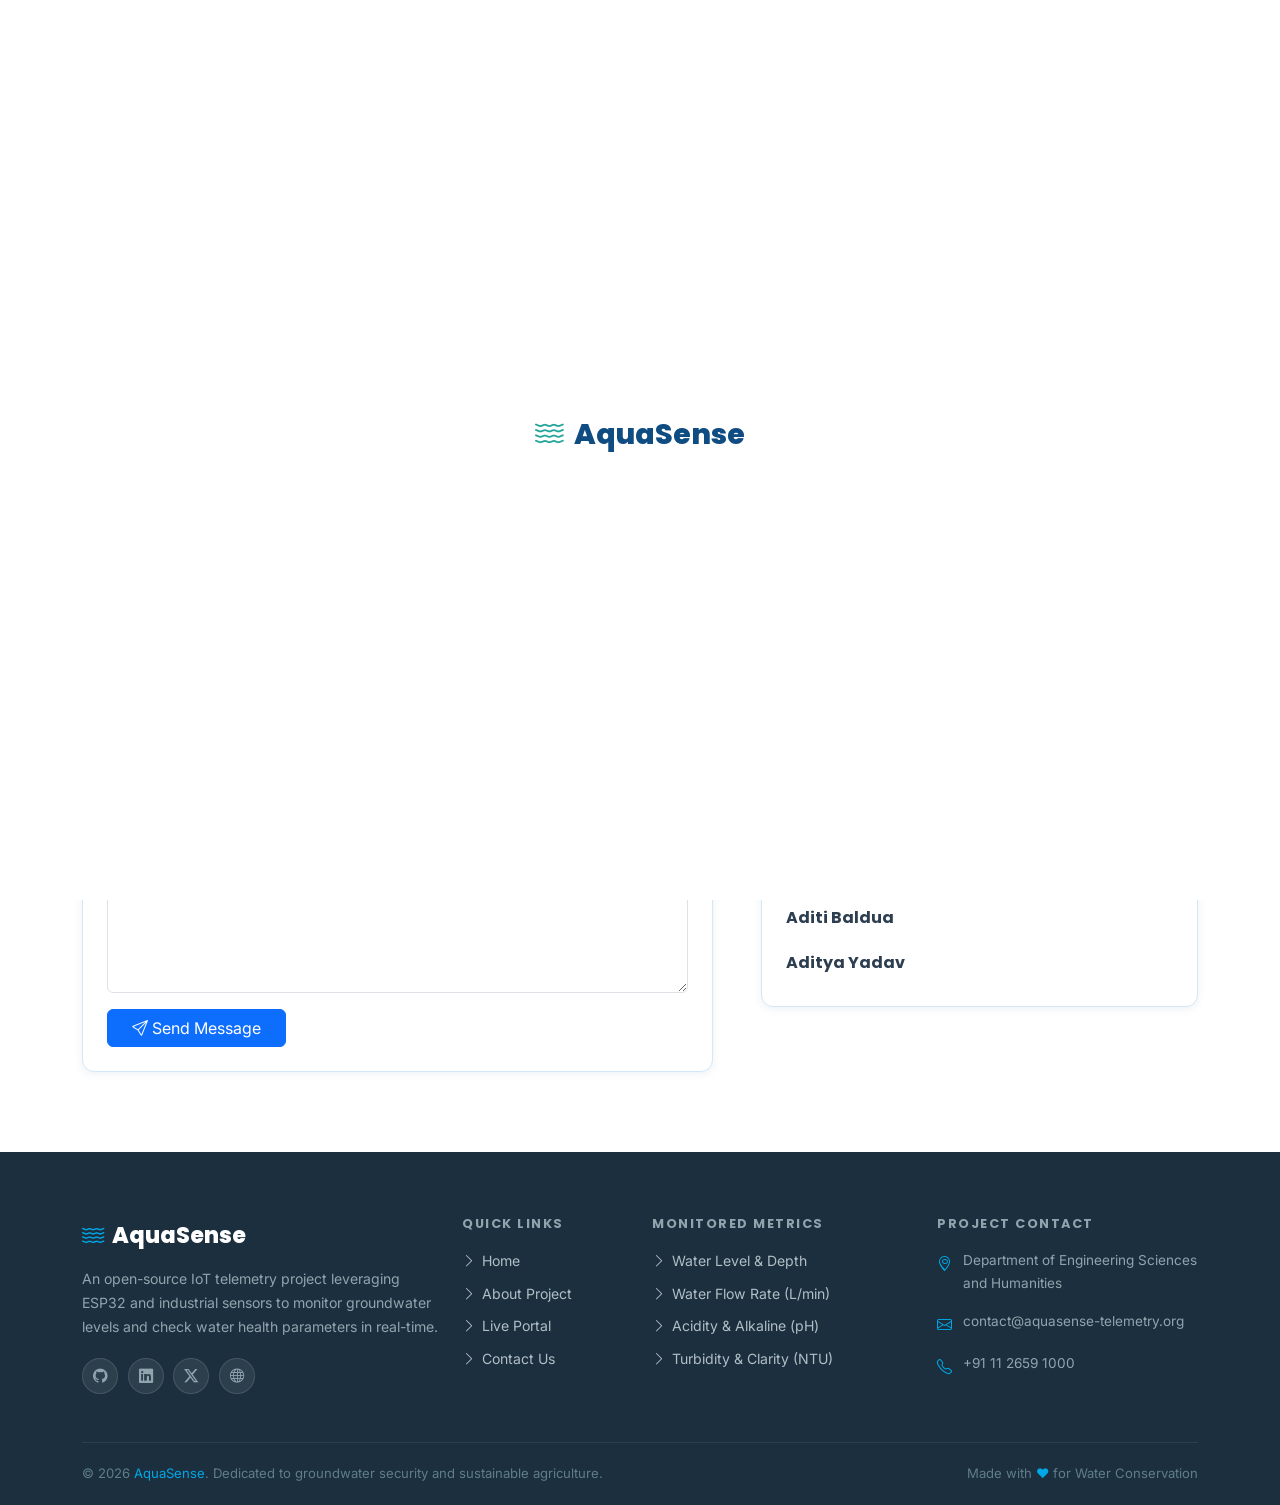
<file: contact.html>
<!DOCTYPE html>
<html lang="en">
<head>
  <meta charset="UTF-8"/>
  <meta name="viewport" content="width=device-width, initial-scale=1.0"/>
  <meta name="description" content="Contact AquaSense – Get in touch with our team for project inquiries, technical support, or to integrate borewell sensors."/>
  <title>Contact – AquaSense Smart Borewell Monitoring System</title>

  <!-- Bootstrap 5 -->
  <link rel="stylesheet" href="https://cdn.jsdelivr.net/npm/bootstrap@5.3.3/dist/css/bootstrap.min.css"/>
  <!-- Bootstrap Icons -->
  <link rel="stylesheet" href="https://cdn.jsdelivr.net/npm/bootstrap-icons@1.11.3/font/bootstrap-icons.min.css"/>
  <!-- Custom CSS -->
  <link rel="stylesheet" href="css/style.css"/>
</head>
<body>

<!-- ============================================================
     LOADING SCREEN
============================================================ -->
<div id="loading-screen">
  <div class="loader-logo">
    <i class="bi bi-water"></i>
    <span>AquaSense</span>
  </div>
  <div class="loader-wave">
    <div class="loader-wave-fill"></div>
  </div>
  <div class="loader-dots">
    <span></span>
    <span></span>
    <span></span>
  </div>
</div>

<!-- ============================================================
     BACK TO TOP
============================================================ -->
<button id="backToTop" title="Back to Top"><i class="bi bi-arrow-up"></i></button>

<!-- ============================================================
     NAVIGATION
============================================================ -->
<nav class="navbar navbar-expand-lg">
  <div class="container">
    <a class="navbar-brand" href="index.html">
      <i class="bi bi-water"></i>
      <div class="brand-sub">
        <span class="brand-name">AquaSense</span>
        <span class="brand-tagline">Smart Water Monitor</span>
      </div>
    </a>
    <button class="navbar-toggler" type="button" data-bs-toggle="collapse" data-bs-target="#navbarMain">
      <span class="navbar-toggler-icon"></span>
    </button>
    <div class="collapse navbar-collapse" id="navbarMain">
      <ul class="navbar-nav ms-auto align-items-lg-center">
        <li class="nav-item"><a class="nav-link" href="index.html"><i class="bi bi-house me-1"></i>Home</a></li>
        <li class="nav-item"><a class="nav-link" href="about.html"><i class="bi bi-info-circle me-1"></i>About</a></li>
        <li class="nav-item"><a class="nav-link" href="dashboard.html"><i class="bi bi-speedometer2 me-1"></i>Dashboard</a></li>
        <li class="nav-item"><a class="nav-link active" href="contact.html"><i class="bi bi-envelope me-1"></i>Contact</a></li>
        <li class="nav-item ms-lg-3">
          <a class="nav-link nav-cta" href="dashboard.html">
            <i class="bi bi-activity me-1"></i>Live Data
          </a>
        </li>
      </ul>
    </div>
  </div>
</nav>

<!-- ============================================================
     PAGE HERO
============================================================ -->
<section class="page-hero">
  <div class="container">
    <span class="section-tag">Get in Touch</span>
    <h1 class="page-hero-title">Contact <span>Us</span></h1>
    <p class="page-hero-sub">Have questions or want to install AquaSense? Reach out to our team.</p>
    <div class="breadcrumb-wrap">
      <a href="index.html">Home</a>
      <i class="bi bi-chevron-right" style="font-size:0.7rem;"></i>
      <span>Contact</span>
    </div>
  </div>
</section>

<!-- ============================================================
     CONTACT FORM & DIRECT CONTACT CARDS
============================================================ -->
<section class="section-py bg-white-section">
<div class="container">



<div class="row g-5">

<!-- FORM -->
<div class="col-lg-7">

<div class="card-clean p-4">

<h4 class="mb-4">Send Message</h4>

<form>

<div class="row g-3">

<div class="col-md-6">
<label class="form-label">Full Name</label>
<input type="text" class="form-control" required>
</div>

<div class="col-md-6">
<label class="form-label">Email Address</label>
<input type="email" class="form-control" required>
</div>

<div class="col-md-12">
<label class="form-label">College / Organization</label>
<input type="text" class="form-control">
</div>

<div class="col-md-12">
<label class="form-label">Subject</label>
<input type="text" class="form-control">
</div>

<div class="col-md-12">
<label class="form-label">Message</label>
<textarea class="form-control"
rows="6"
placeholder="Enter your message here..."></textarea>
</div>

<div class="col-md-12">
<button class="btn btn-primary px-4">
<i class="bi bi-send"></i>
Send Message
</button>
</div>

</div>

</form>

</div>

</div>

<!-- CONTACT INFO -->
<div class="col-lg-5">

<div class="card-clean p-4 mb-4">

<h4 class="mb-4">Project Information</h4>

<div class="mb-3">
<i class="bi bi-building text-primary me-2"></i>
VIT Pune
</div>

<div class="mb-3">
<i class="bi bi-water text-primary me-2"></i>
AquaSense Smart Water Monitoring System
</div>

<div class="mb-3">
<i class="bi bi-envelope text-primary me-2"></i>
aquasense.project@gmail.com
</div>

<div>
<i class="bi bi-geo-alt text-primary me-2"></i>
Pune, Maharashtra
</div>

</div>

<!-- TEAM CARDS -->

<div class="card-clean p-4">

<h4 class="mb-4">Project Team</h4>

<div class="mb-4">
<h6>Tejasvi Adhau</h6>

</div>

<div class="mb-4">
<h6>Adhiraj Shirsode</h6>
<small></small>
</div>

<div class="mb-4">
<h6>Aditi Baldua</h6>
<small></small>
</div>

<div>
<h6>Aditya Yadav</h6>
<small></small>
</div>

</div>

</div>

</div>

</div>
</section>


<!-- ============================================================
     FOOTER
============================================================ -->
<footer>
  <div class="container">
    <div class="row g-4">
      <div class="col-lg-4">
        <div class="footer-brand"><i class="bi bi-water"></i>AquaSense</div>
        <p class="footer-desc">An open-source IoT telemetry project leveraging ESP32 and industrial sensors to monitor groundwater levels and check water health parameters in real-time.</p>
        <div class="social-links">
          <a href="#" class="social-btn"><i class="bi bi-github"></i></a>
          <a href="#" class="social-btn"><i class="bi bi-linkedin"></i></a>
          <a href="#" class="social-btn"><i class="bi bi-twitter-x"></i></a>
          <a href="#" class="social-btn"><i class="bi bi-globe"></i></a>
        </div>
      </div>
      <div class="col-sm-6 col-lg-2">
        <h6 class="footer-heading">Quick Links</h6>
        <ul class="footer-links">
          <li><a href="index.html"><i class="bi bi-chevron-right"></i>Home</a></li>
          <li><a href="about.html"><i class="bi bi-chevron-right"></i>About Project</a></li>
          <li><a href="dashboard.html"><i class="bi bi-chevron-right"></i>Live Portal</a></li>
          <li><a href="contact.html"><i class="bi bi-chevron-right"></i>Contact Us</a></li>
        </ul>
      </div>
      <div class="col-sm-6 col-lg-3">
        <h6 class="footer-heading">Monitored Metrics</h6>
        <ul class="footer-links">
          <li><a href="dashboard.html"><i class="bi bi-chevron-right"></i>Water Level &amp; Depth</a></li>
          <li><a href="dashboard.html"><i class="bi bi-chevron-right"></i>Water Flow Rate (L/min)</a></li>
          <li><a href="dashboard.html"><i class="bi bi-chevron-right"></i>Acidity &amp; Alkaline (pH)</a></li>
          <li><a href="dashboard.html"><i class="bi bi-chevron-right"></i>Turbidity &amp; Clarity (NTU)</a></li>
        </ul>
      </div>
      <div class="col-lg-3">
        <h6 class="footer-heading">Project Contact</h6>
        <div class="footer-contact-row">
          <i class="bi bi-geo-alt"></i>
          <span>Department of Engineering Sciences and Humanities</span>
        </div>
        <div class="footer-contact-row">
          <i class="bi bi-envelope"></i>
          <span>contact@aquasense-telemetry.org</span>
        </div>
        <div class="footer-contact-row">
          <i class="bi bi-telephone"></i>
          <span>+91 11 2659 1000</span>
        </div>
      </div>
    </div>
    <div class="footer-bottom">
      <p>© 2026 <span>AquaSense</span>. Dedicated to groundwater security and sustainable agriculture.</p>
      <p>Made with <span>♥</span> for Water Conservation</p>
    </div>
  </div>
</footer>

<!-- Scripts -->
<script src="https://cdn.jsdelivr.net/npm/jquery@3.7.1/dist/jquery.min.js"></script>
<script src="https://cdn.jsdelivr.net/npm/bootstrap@5.3.3/dist/js/bootstrap.bundle.min.js"></script>
<script src="js/main.js"></script>
<script src="js/contact.js"></script>
</body>
</html>
</file>
<file: css/style.css>
/* ============================================================
   AquaSense – Smart Borewell Monitoring System
   Clean Professional Stylesheet – Water Conservation Theme
   ============================================================ */

@import url('https://fonts.googleapis.com/css2?family=Inter:wght@300;400;500;600;700;800&family=Poppins:wght@400;500;600;700;800&display=swap');

/* ============================================================
   CSS VARIABLES
   ============================================================ */
:root {
  --blue:        #0F4C81;
  --blue-dark:   #083358;
  --blue-light:  #00A8E8;
  --teal:        #26A69A;
  --teal-dark:   #00796B;
  --teal-light:  #80CBC4;
  --bg:          #F5F7FA;
  --bg-alt:      #EAF7FF;
  --bg-white:    #FFFFFF;
  --text:        #2C3E50;
  --text-muted:  #607D8B;
  --text-light:  #90A4AE;
  --border:      #D3E7F7;
  --shadow-sm:   0 2px 8px rgba(15,76,129,0.08);
  --shadow-md:   0 4px 20px rgba(15,76,129,0.12);
  --shadow-lg:   0 8px 40px rgba(15,76,129,0.15);
  --radius-sm:   8px;
  --radius:      12px;
  --radius-lg:   20px;
  --radius-xl:   28px;
  --transition:  all 0.3s ease;
  --font-head:   'Poppins', sans-serif;
  --font-body:   'Inter', sans-serif;
}

/* ============================================================
   RESET & BASE
   ============================================================ */
*, *::before, *::after { box-sizing: border-box; margin: 0; padding: 0; }
html { scroll-behavior: smooth; font-size: 16px; }
body {
  font-family: var(--font-body);
  background-color: var(--bg);
  color: var(--text);
  overflow-x: hidden;
  line-height: 1.7;
}
h1,h2,h3,h4,h5,h6 { font-family: var(--font-head); font-weight: 700; line-height: 1.3; color: var(--text); }
a { text-decoration: none; color: var(--blue); transition: var(--transition); }
a:hover { color: var(--blue-dark); }
img { max-width: 100%; height: auto; display: block; }
ul { list-style: none; padding: 0; margin: 0; }
p { color: var(--text-muted); line-height: 1.75; }

::-webkit-scrollbar { width: 6px; }
::-webkit-scrollbar-track { background: var(--bg); }
::-webkit-scrollbar-thumb { background: var(--blue-light); border-radius: 3px; }

/* ============================================================
   LOADING SCREEN
   ============================================================ */
#loading-screen {
  position: fixed; inset: 0;
  background: #fff;
  display: flex; flex-direction: column;
  align-items: center; justify-content: center;
  z-index: 9999;
  transition: opacity 0.5s ease, visibility 0.5s ease;
}
#loading-screen.hidden { opacity: 0; visibility: hidden; }

.loader-logo {
  font-family: var(--font-head);
  font-size: 1.8rem; font-weight: 800;
  color: var(--blue);
  display: flex; align-items: center; gap: 0.6rem;
  margin-bottom: 2rem;
}
.loader-logo i { color: var(--teal); }

.droplet-loader {
  width: 44px;
  height: 44px;
  border-radius: 50% 0 50% 50%;
  background: linear-gradient(135deg, var(--blue-light), var(--blue));
  transform: rotate(-45deg);
  animation: dropletPulse 1.6s infinite ease-in-out;
  margin-bottom: 1.5rem;
  box-shadow: 0 4px 15px rgba(0, 168, 232, 0.35);
}
@keyframes dropletPulse {
  0% { transform: rotate(-45deg) scale(0.92); }
  50% { transform: rotate(-45deg) scale(1.08); box-shadow: 0 6px 22px rgba(0, 168, 232, 0.5); }
  100% { transform: rotate(-45deg) scale(0.92); }
}

.loader-subtitle {
  font-family: var(--font-head);
  font-size: 0.78rem;
  font-weight: 700;
  color: var(--text-light);
  letter-spacing: 2px;
  text-transform: uppercase;
}

/* ============================================================
   NAVBAR
   ============================================================ */
.navbar {
  background: #fff !important;
  border-bottom: 1px solid var(--border);
  padding: 0.9rem 0;
  transition: var(--transition);
  position: sticky; top: 0; z-index: 1000;
}
.navbar.scrolled {
  padding: 0.65rem 0;
  box-shadow: var(--shadow-md);
}

.navbar-brand {
  font-family: var(--font-head);
  font-size: 1.4rem; font-weight: 800;
  color: var(--blue) !important;
  display: flex; align-items: center; gap: 0.5rem;
}
.navbar-brand i { color: var(--teal); font-size: 1.5rem; }
.brand-sub {
  display: flex; flex-direction: column; line-height: 1;
}
.brand-name { color: var(--blue); font-size: 1.15rem; }
.brand-tagline { font-size: 0.6rem; font-weight: 500; color: var(--text-muted); letter-spacing: 0.5px; text-transform: uppercase; }

.navbar-nav .nav-link {
  color: var(--text) !important;
  font-family: var(--font-body);
  font-weight: 500;
  font-size: 0.9rem;
  padding: 0.45rem 1rem !important;
  border-radius: var(--radius-sm);
  transition: var(--transition);
}
.navbar-nav .nav-link:hover,
.navbar-nav .nav-link.active {
  color: var(--blue) !important;
  background: #EBF5FB;
}

.nav-cta {
  background: var(--blue) !important;
  color: #fff !important;
  border-radius: 50px !important;
  padding: 0.45rem 1.3rem !important;
  font-weight: 600 !important;
  box-shadow: 0 3px 12px rgba(30,136,229,0.3);
}
.nav-cta:hover { background: var(--blue-dark) !important; box-shadow: 0 5px 18px rgba(30,136,229,0.4) !important; transform: translateY(-1px); }

.navbar-toggler { border: 1px solid var(--border) !important; padding: 0.4rem 0.7rem; }
.navbar-toggler-icon { background-image: url("data:image/svg+xml,%3csvg xmlns='http://www.w3.org/2000/svg' viewBox='0 0 30 30'%3e%3cpath stroke='%231E88E5' stroke-linecap='round' stroke-miterlimit='10' stroke-width='2' d='M4 7h22M4 15h22M4 23h22'/%3e%3c/svg%3e") !important; }

/* ============================================================
   BUTTONS
   ============================================================ */
.btn-primary-custom {
  background: var(--blue);
  color: #fff;
  font-family: var(--font-head);
  font-weight: 600;
  font-size: 0.95rem;
  padding: 0.78rem 2rem;
  border-radius: 50px;
  border: 2px solid var(--blue);
  cursor: pointer;
  display: inline-flex; align-items: center; gap: 0.5rem;
  transition: var(--transition);
  box-shadow: 0 4px 15px rgba(30,136,229,0.25);
}
.btn-primary-custom:hover {
  background: var(--blue-dark);
  border-color: var(--blue-dark);
  color: #fff;
  transform: translateY(-2px);
  box-shadow: 0 6px 22px rgba(30,136,229,0.35);
}

.btn-outline-custom {
  background: transparent;
  color: var(--blue);
  font-family: var(--font-head);
  font-weight: 600;
  font-size: 0.95rem;
  padding: 0.78rem 2rem;
  border-radius: 50px;
  border: 2px solid var(--blue);
  cursor: pointer;
  display: inline-flex; align-items: center; gap: 0.5rem;
  transition: var(--transition);
}
.btn-outline-custom:hover {
  background: var(--blue);
  color: #fff;
  transform: translateY(-2px);
  box-shadow: 0 4px 15px rgba(30,136,229,0.25);
}

.btn-teal {
  background: var(--teal);
  color: #fff;
  font-family: var(--font-head);
  font-weight: 600;
  font-size: 0.95rem;
  padding: 0.78rem 2rem;
  border-radius: 50px;
  border: 2px solid var(--teal);
  cursor: pointer;
  display: inline-flex; align-items: center; gap: 0.5rem;
  transition: var(--transition);
  box-shadow: 0 4px 15px rgba(38,166,154,0.25);
}
.btn-teal:hover {
  background: var(--teal-dark);
  border-color: var(--teal-dark);
  color: #fff;
  transform: translateY(-2px);
}

/* ============================================================
   SECTION STYLES
   ============================================================ */
.section-tag {
  display: inline-block;
  font-family: var(--font-body);
  font-size: 0.72rem;
  font-weight: 700;
  letter-spacing: 2.5px;
  text-transform: uppercase;
  color: var(--teal);
  background: rgba(38,166,154,0.1);
  border-left: 3px solid var(--teal);
  padding: 0.3rem 0.8rem;
  border-radius: 0 4px 4px 0;
  margin-bottom: 0.9rem;
}

.section-title {
  font-family: var(--font-head);
  font-size: clamp(1.6rem, 3vw, 2.4rem);
  font-weight: 800;
  color: var(--text);
  margin-bottom: 0.8rem;
}
.section-title span { color: var(--blue); }

.section-subtitle {
  color: var(--text-muted);
  font-size: 1rem;
  max-width: 580px;
  margin: 0 auto;
  line-height: 1.75;
}

.section-divider {
  width: 48px; height: 3px;
  background: linear-gradient(90deg, var(--blue), var(--teal));
  border-radius: 2px;
  margin: 0.8rem 0 1.2rem;
}
.section-divider.center { margin: 0.8rem auto 1.2rem; }

.section-py { padding: 5rem 0; }
.bg-white-section { background: #fff; }
.bg-alt-section { background: var(--bg-alt); }
.bg-blue-section { background: linear-gradient(135deg, #E3F2FD 0%, #E0F7FA 100%); }

/* ============================================================
   CARD STYLES
   ============================================================ */
.card-clean {
  background: #fff;
  border-radius: var(--radius);
  border: 1px solid var(--border);
  box-shadow: var(--shadow-sm);
  transition: var(--transition);
  overflow: hidden;
}
.card-clean:hover {
  transform: translateY(-4px);
  box-shadow: var(--shadow-md);
  border-color: rgba(30,136,229,0.25);
}

/* ============================================================
   HERO SECTION
   ============================================================ */
#hero {
  background: linear-gradient(135deg, #E3F2FD 0%, #F5FAFD 60%, #E0F7FA 100%);
  padding: 5rem 0 4rem;
  position: relative;
  overflow: hidden;
}
#hero::before {
  content: '';
  position: absolute;
  bottom: -60px; left: -60px;
  width: 300px; height: 300px;
  background: radial-gradient(circle, rgba(79,195,247,0.12) 0%, transparent 70%);
  border-radius: 50%;
}
#hero::after {
  content: '';
  position: absolute;
  top: -80px; right: -80px;
  width: 400px; height: 400px;
  background: radial-gradient(circle, rgba(38,166,154,0.08) 0%, transparent 70%);
  border-radius: 50%;
}

.hero-badge {
  display: inline-flex; align-items: center; gap: 0.5rem;
  background: rgba(30,136,229,0.08);
  border: 1px solid rgba(30,136,229,0.2);
  color: var(--blue);
  font-size: 0.8rem;
  font-weight: 600;
  padding: 0.35rem 1rem;
  border-radius: 50px;
  margin-bottom: 1.5rem;
  letter-spacing: 0.3px;
}
.hero-badge i { color: var(--teal); }

.hero-title {
  font-family: var(--font-head);
  font-size: clamp(2rem, 4.5vw, 3.2rem);
  font-weight: 800;
  color: var(--text);
  line-height: 1.2;
  margin-bottom: 1.2rem;
}
.hero-title span { color: var(--blue); }

.hero-subtitle {
  font-size: 1.05rem;
  color: var(--text-muted);
  margin-bottom: 2.2rem;
  max-width: 520px;
  line-height: 1.75;
}

.hero-buttons { display: flex; gap: 1rem; flex-wrap: wrap; margin-bottom: 2.5rem; }

.hero-stats {
  display: flex; gap: 2rem; flex-wrap: wrap;
  padding-top: 1.5rem;
  border-top: 1px solid var(--border);
}
.hero-stat-item { text-align: left; }
.hero-stat-num {
  font-family: var(--font-head);
  font-size: 1.6rem; font-weight: 800;
  color: var(--blue);
  line-height: 1;
}
.hero-stat-lbl { font-size: 0.78rem; color: var(--text-muted); font-weight: 500; }

.hero-img-wrap {
  position: relative; z-index: 1;
}
.hero-image-card {
  background: #fff;
  border-radius: var(--radius-xl);
  border: 1px solid var(--border);
  box-shadow: var(--shadow-lg);
  overflow: hidden;
  padding: 0;
}
.hero-image-card img {
  width: 100%; border-radius: var(--radius-xl);
}
.hero-image-badge {
  position: absolute;
  bottom: 1.5rem; left: -1rem;
  background: #fff;
  border-radius: var(--radius);
  padding: 0.8rem 1.2rem;
  box-shadow: var(--shadow-md);
  border: 1px solid var(--border);
  display: flex; align-items: center; gap: 0.6rem;
  min-width: 200px;
}
.badge-dot {
  width: 10px; height: 10px; border-radius: 50%;
  background: #4CAF50;
  animation: pulse-green 1.5s ease infinite;
  flex-shrink: 0;
}
@keyframes pulse-green {
  0%,100% { box-shadow: 0 0 0 0 rgba(76,175,80,0.4); }
  50% { box-shadow: 0 0 0 6px rgba(76,175,80,0); }
}
.badge-text strong { font-family: var(--font-head); font-size: 0.82rem; color: var(--text); display: block; line-height: 1; }
.badge-text small { font-size: 0.72rem; color: var(--text-muted); }

/* ============================================================
   FEATURES
   ============================================================ */
.feature-card {
  background: #fff;
  border-radius: var(--radius);
  border: 1px solid var(--border);
  box-shadow: var(--shadow-sm);
  padding: 2rem 1.6rem;
  text-align: center;
  transition: var(--transition);
  height: 100%;
  position: relative;
  overflow: hidden;
}
.feature-card::before {
  content: '';
  position: absolute;
  top: 0; left: 0; right: 0;
  height: 3px;
  background: linear-gradient(90deg, var(--blue), var(--teal));
  transform: scaleX(0);
  transition: var(--transition);
}
.feature-card:hover { transform: translateY(-5px); box-shadow: var(--shadow-md); }
.feature-card:hover::before { transform: scaleX(1); }

.feature-icon {
  width: 64px; height: 64px;
  border-radius: 50%;
  display: flex; align-items: center; justify-content: center;
  margin: 0 auto 1.3rem;
  font-size: 1.6rem;
  transition: var(--transition);
}
.feature-icon.blue { background: #EBF5FB; color: var(--blue); }
.feature-icon.teal { background: rgba(38,166,154,0.1); color: var(--teal); }
.feature-icon.light { background: #E1F5FE; color: #0288D1; }
.feature-card:hover .feature-icon { transform: scale(1.1); }
.feature-card h5 { font-family: var(--font-head); font-size: 1rem; font-weight: 700; color: var(--text); margin-bottom: 0.6rem; }
.feature-card p { color: var(--text-muted); font-size: 0.88rem; margin: 0; line-height: 1.65; }

/* ============================================================
   HOW IT WORKS
   ============================================================ */
.steps-row {
  display: flex;
  align-items: flex-start;
  justify-content: center;
  gap: 0;
  position: relative;
  flex-wrap: wrap;
}
.step-item {
  flex: 1; min-width: 140px; max-width: 200px;
  text-align: center;
  position: relative;
  padding: 0 0.5rem;
}
.step-connector {
  position: absolute;
  top: 28px;
  right: -50%;
  width: 100%;
  height: 2px;
  background: linear-gradient(90deg, var(--blue-light), var(--teal-light));
  z-index: 0;
}
.step-item:last-child .step-connector { display: none; }

.step-circle {
  width: 56px; height: 56px;
  border-radius: 50%;
  background: var(--blue);
  color: #fff;
  font-family: var(--font-head);
  font-size: 1.1rem; font-weight: 700;
  display: flex; align-items: center; justify-content: center;
  margin: 0 auto 1rem;
  position: relative; z-index: 1;
  box-shadow: 0 4px 15px rgba(30,136,229,0.3);
  transition: var(--transition);
}
.step-circle.teal { background: var(--teal); box-shadow: 0 4px 15px rgba(38,166,154,0.3); }
.step-item:hover .step-circle { transform: scale(1.08); }
.step-icon { font-size: 1.3rem; }
.step-item h6 { font-family: var(--font-head); font-size: 0.88rem; font-weight: 700; color: var(--text); margin-bottom: 0.3rem; }
.step-item p { font-size: 0.78rem; color: var(--text-muted); margin: 0; }

/* ============================================================
   SENSOR CARDS (About Page)
   ============================================================ */
.sensor-card {
  background: #fff;
  border-radius: var(--radius);
  border: 1px solid var(--border);
  box-shadow: var(--shadow-sm);
  padding: 2rem 1.5rem;
  text-align: center;
  transition: var(--transition);
  height: 100%;
}
.sensor-card:hover { transform: translateY(-5px); box-shadow: var(--shadow-md); border-color: rgba(30,136,229,0.3); }
.sensor-num {
  font-family: var(--font-head);
  font-size: 0.7rem; font-weight: 800;
  letter-spacing: 2px; text-transform: uppercase;
  color: var(--blue); background: #EBF5FB;
  padding: 0.2rem 0.6rem; border-radius: 50px;
  display: inline-block; margin-bottom: 1rem;
}
.sensor-icon { font-size: 2.5rem; margin-bottom: 0.8rem; }
.sensor-card h5 { font-family: var(--font-head); font-size: 1rem; font-weight: 700; color: var(--text); margin-bottom: 0.3rem; }
.sensor-purpose { font-size: 0.78rem; font-weight: 600; color: var(--teal); text-transform: uppercase; letter-spacing: 0.5px; margin-bottom: 0.7rem; }
.sensor-card p { font-size: 0.85rem; color: var(--text-muted); margin: 0; }
.sensor-specs { display: flex; gap: 0.4rem; flex-wrap: wrap; justify-content: center; margin-top: 0.8rem; }
.spec-tag {
  font-size: 0.7rem; font-weight: 600;
  background: var(--bg-alt); color: var(--text-muted);
  padding: 0.15rem 0.55rem; border-radius: 50px;
  border: 1px solid var(--border);
}

/* ============================================================
   BENEFITS
   ============================================================ */
.benefit-item {
  display: flex; gap: 1.2rem; align-items: flex-start;
  padding: 1.5rem;
  background: #fff;
  border-radius: var(--radius);
  border: 1px solid var(--border);
  box-shadow: var(--shadow-sm);
  transition: var(--transition);
  height: 100%;
}
.benefit-item:hover { transform: translateY(-3px); box-shadow: var(--shadow-md); }
.benefit-icon {
  width: 48px; height: 48px; flex-shrink: 0;
  border-radius: var(--radius-sm);
  display: flex; align-items: center; justify-content: center;
  font-size: 1.3rem;
}
.benefit-icon.blue { background: #EBF5FB; color: var(--blue); }
.benefit-icon.teal { background: rgba(38,166,154,0.1); color: var(--teal); }
.benefit-icon.green { background: rgba(76,175,80,0.1); color: #4CAF50; }
.benefit-icon.orange { background: rgba(255,152,0,0.1); color: #FF9800; }
.benefit-content h5 { font-family: var(--font-head); font-size: 0.95rem; font-weight: 700; color: var(--text); margin-bottom: 0.3rem; }
.benefit-content p { font-size: 0.85rem; color: var(--text-muted); margin: 0; line-height: 1.6; }

/* ============================================================
   STATS
   ============================================================ */
.stat-box {
  text-align: center;
  padding: 2.2rem 1.5rem;
  background: #fff;
  border-radius: var(--radius);
  border: 1px solid var(--border);
  box-shadow: var(--shadow-sm);
  transition: var(--transition);
}
.stat-box:hover { transform: translateY(-3px); box-shadow: var(--shadow-md); }
.stat-icon { font-size: 2rem; color: var(--blue); margin-bottom: 0.8rem; }
.stat-number {
  font-family: var(--font-head);
  font-size: 2.5rem; font-weight: 800;
  color: var(--blue);
  line-height: 1; margin-bottom: 0.4rem;
}
.stat-label { font-size: 0.85rem; color: var(--text-muted); font-weight: 500; }

/* ============================================================
   DASHBOARD PAGE
   ============================================================ */
.db-header {
  background: #fff;
  border-bottom: 1px solid var(--border);
  padding: 1.2rem 0;
}
.db-title { font-family: var(--font-head); font-size: 1.5rem; font-weight: 800; color: var(--text); margin: 0; }
.db-subtitle { font-size: 0.85rem; color: var(--text-muted); margin: 0; }

.status-pill {
  display: inline-flex; align-items: center; gap: 0.35rem;
  padding: 0.25rem 0.75rem; border-radius: 50px;
  font-size: 0.78rem; font-weight: 700;
}
.status-live { background: #E8F5E9; color: #2E7D32; border: 1px solid #A5D6A7; }
.status-demo { background: #FFF3E0; color: #E65100; border: 1px solid #FFCC80; }

.sensor-db-card {
  background: #fff;
  border-radius: var(--radius);
  border: 1px solid var(--border);
  box-shadow: var(--shadow-sm);
  padding: 1.5rem;
  transition: var(--transition);
  height: 100%;
  border-top: 4px solid var(--blue);
}
.sensor-db-card:hover { transform: translateY(-3px); box-shadow: var(--shadow-md); }
.sensor-db-card.teal-top { border-top-color: var(--teal); }
.sensor-db-card.purple-top { border-top-color: #7E57C2; }
.sensor-db-card.orange-top { border-top-color: #FF7043; }
.sensor-db-card.pink-top { border-top-color: #E91E63; }

.db-card-icon {
  width: 44px; height: 44px;
  border-radius: var(--radius-sm);
  display: flex; align-items: center; justify-content: center;
  font-size: 1.2rem; margin-bottom: 1rem;
}
.db-card-icon.blue { background: #EBF5FB; color: var(--blue); }
.db-card-icon.teal { background: rgba(38,166,154,0.1); color: var(--teal); }
.db-card-icon.purple { background: rgba(126,87,194,0.1); color: #7E57C2; }
.db-card-icon.orange { background: rgba(255,112,67,0.1); color: #FF7043; }
.db-card-icon.pink { background: rgba(233,30,99,0.1); color: #E91E63; }

.db-card-label { font-size: 0.78rem; font-weight: 600; text-transform: uppercase; letter-spacing: 0.8px; color: var(--text-muted); margin-bottom: 0.3rem; }
.db-card-value { font-family: var(--font-head); font-size: 2rem; font-weight: 800; color: var(--text); line-height: 1; margin-bottom: 0.3rem; }
.db-card-unit { font-size: 0.8rem; color: var(--text-muted); margin-bottom: 0.8rem; }

.db-badge { display: inline-flex; align-items: center; gap: 0.3rem; padding: 0.2rem 0.65rem; border-radius: 50px; font-size: 0.74rem; font-weight: 700; }
.db-badge.safe { background: #E8F5E9; color: #2E7D32; border: 1px solid #A5D6A7; }
.db-badge.warning { background: #FFF8E1; color: #F57F17; border: 1px solid #FFD54F; }
.db-badge.critical { background: #FFEBEE; color: #C62828; border: 1px solid #EF9A9A; }

.db-progress { margin-top: 0.8rem; }
.progress { background: var(--bg-alt); height: 5px; border-radius: 3px; }
.progress-bar-blue { background: linear-gradient(90deg, var(--blue-light), var(--blue)); }
.progress-bar-teal { background: linear-gradient(90deg, var(--teal-light), var(--teal)); }
.progress-bar-purple { background: linear-gradient(90deg, #B39DDB, #7E57C2); }
.progress-bar-orange { background: linear-gradient(90deg, #FFAB91, #FF7043); }
.progress-bar-pink { background: linear-gradient(90deg, #F48FB1, #E91E63); }

.db-updating { transition: opacity 0.2s; opacity: 0.5; }

/* CHART CARDS */
.chart-card {
  background: #fff;
  border-radius: var(--radius);
  border: 1px solid var(--border);
  box-shadow: var(--shadow-sm);
  padding: 1.5rem;
  height: 100%;
}
.chart-title {
  font-family: var(--font-head);
  font-size: 0.95rem; font-weight: 700; color: var(--text);
  margin-bottom: 1.2rem;
  display: flex; align-items: center; gap: 0.5rem;
}
.chart-title .chart-dot {
  width: 10px; height: 10px; border-radius: 50%;
}
.chart-title .chart-dot.blue { background: var(--blue); }
.chart-title .chart-dot.teal { background: var(--teal); }
.chart-title .chart-dot.purple { background: #7E57C2; }
.chart-title .chart-dot.orange { background: #FF7043; }
canvas { max-height: 200px !important; }

/* ALERT PANEL */
.alert-panel {
  background: #fff;
  border-radius: var(--radius);
  border: 1px solid var(--border);
  box-shadow: var(--shadow-sm);
  padding: 1.5rem;
}
.alert-panel h6 {
  font-family: var(--font-head); font-size: 0.95rem; font-weight: 700;
  color: var(--text); margin-bottom: 1rem;
  display: flex; align-items: center; gap: 0.5rem;
}

.alert-row {
  display: flex; align-items: center; gap: 0.9rem;
  padding: 0.85rem 1rem;
  border-radius: var(--radius-sm);
  margin-bottom: 0.6rem;
  border: 1px solid transparent;
  transition: var(--transition);
}
.alert-row:hover { transform: translateX(3px); }
.alert-row.a-safe { background: #F1F8E9; border-color: #DCEDC8; }
.alert-row.a-warn { background: #FFF8E1; border-color: #FFE082; }
.alert-row.a-crit { background: #FFEBEE; border-color: #FFCDD2; }
.alert-indicator { width: 8px; height: 8px; border-radius: 50%; flex-shrink: 0; }
.a-safe .alert-indicator { background: #66BB6A; }
.a-warn .alert-indicator { background: #FFA726; animation: pulsewarn 1.5s infinite; }
.a-crit .alert-indicator { background: #EF5350; animation: pulsecrit 1s infinite; }
@keyframes pulsewarn { 0%,100% { opacity:1; } 50% { opacity:0.4; } }
@keyframes pulsecrit { 0%,100% { opacity:1; } 50% { opacity:0.3; } }
.alert-row-text { flex: 1; }
.alert-row-text strong { font-size: 0.86rem; color: var(--text); display: block; font-family: var(--font-head); font-weight: 600; }
.alert-row-text small { font-size: 0.75rem; color: var(--text-muted); }
.alert-time { font-size: 0.72rem; color: var(--text-light); }

/* WATER QUALITY SUMMARY */
.quality-card {
  background: #fff;
  border-radius: var(--radius);
  border: 1px solid var(--border);
  box-shadow: var(--shadow-sm);
  padding: 1.5rem;
}
.quality-meter {
  background: var(--bg-alt);
  border-radius: 50px;
  height: 12px;
  overflow: hidden;
  margin: 0.5rem 0;
}
.quality-fill {
  height: 100%;
  border-radius: 50px;
  background: linear-gradient(90deg, #4CAF50, #26A69A);
  transition: width 1s ease;
}
.quality-label { font-size: 0.8rem; font-weight: 600; color: var(--text-muted); }

/* DB REFRESH BAR */
.refresh-bar {
  background: var(--bg-alt);
  border: 1px solid var(--border);
  border-radius: var(--radius-sm);
  padding: 0.5rem 1rem;
  display: inline-flex; align-items: center; gap: 0.5rem;
  font-size: 0.8rem; color: var(--text-muted); font-weight: 500;
}
.refresh-bar i { color: var(--blue); }
.refresh-spin { animation: spin 1.5s linear infinite; }
@keyframes spin { to { transform: rotate(360deg); } }

/* MODE TOGGLE */
.mode-toggle {
  display: flex; gap: 0.4rem;
}
.mode-btn {
  background: var(--bg-alt);
  border: 1px solid var(--border);
  color: var(--text-muted);
  padding: 0.35rem 0.9rem;
  border-radius: 50px;
  font-size: 0.78rem; font-weight: 600;
  cursor: pointer; transition: var(--transition);
  font-family: var(--font-body);
}
.mode-btn.active,
.mode-btn:hover { background: var(--blue); color: #fff; border-color: var(--blue); }

/* ============================================================
   PAGE HERO (Inner Pages)
   ============================================================ */
.page-hero {
  background: linear-gradient(135deg, #EBF5FB 0%, #F5FAFD 100%);
  padding: 4rem 0 3rem;
  border-bottom: 1px solid var(--border);
  text-align: center;
}
.page-hero-title { font-size: clamp(1.8rem, 3.5vw, 2.8rem); font-weight: 800; margin-bottom: 0.6rem; }
.page-hero-sub { font-size: 1rem; color: var(--text-muted); }
.breadcrumb-wrap { display: flex; align-items: center; justify-content: center; gap: 0.4rem; margin-top: 0.8rem; font-size: 0.82rem; }
.breadcrumb-wrap a { color: var(--blue); }
.breadcrumb-wrap span { color: var(--text-muted); }

/* ============================================================
   ABOUT PAGE
   ============================================================ */
.problem-card {
  background: #fff;
  border-radius: var(--radius);
  border: 1px solid #FFCDD2;
  box-shadow: var(--shadow-sm);
  padding: 1.8rem;
  height: 100%;
  transition: var(--transition);
  border-left: 4px solid #EF5350;
}
.problem-card:hover { transform: translateY(-4px); box-shadow: var(--shadow-md); }
.problem-icon { font-size: 2rem; color: #EF5350; margin-bottom: 0.8rem; }
.problem-card h5 { font-family: var(--font-head); font-size: 0.95rem; font-weight: 700; color: var(--text); margin-bottom: 0.5rem; }
.problem-card p { font-size: 0.85rem; color: var(--text-muted); margin: 0; }

.solution-step {
  display: flex; gap: 1.2rem; align-items: flex-start;
  padding: 1.3rem;
  background: #fff;
  border-radius: var(--radius);
  border: 1px solid var(--border);
  box-shadow: var(--shadow-sm);
  margin-bottom: 1rem;
  transition: var(--transition);
}
.solution-step:hover { border-color: rgba(30,136,229,0.3); box-shadow: var(--shadow-md); }
.solution-step-num {
  width: 38px; height: 38px; flex-shrink: 0;
  border-radius: 50%;
  background: var(--blue);
  color: #fff;
  font-family: var(--font-head);
  font-size: 0.9rem; font-weight: 700;
  display: flex; align-items: center; justify-content: center;
  box-shadow: 0 3px 10px rgba(30,136,229,0.3);
}
.solution-step h6 { font-family: var(--font-head); font-size: 0.9rem; font-weight: 700; color: var(--text); margin-bottom: 0.2rem; }
.solution-step p { font-size: 0.83rem; color: var(--text-muted); margin: 0; }

/* TEAM */
.team-card {
  background: #fff;
  border-radius: var(--radius);
  border: 1px solid var(--border);
  box-shadow: var(--shadow-sm);
  padding: 2rem 1.5rem;
  text-align: center;
  transition: var(--transition);
}
.team-card:hover { transform: translateY(-4px); box-shadow: var(--shadow-md); }
.team-avatar {
  width: 80px; height: 80px;
  border-radius: 50%;
  margin: 0 auto 1rem;
  background: linear-gradient(135deg, var(--blue), var(--teal));
  display: flex; align-items: center; justify-content: center;
  font-family: var(--font-head);
  font-size: 1.8rem; font-weight: 800; color: #fff;
  box-shadow: 0 4px 15px rgba(30,136,229,0.25);
}
.team-card h5 { font-family: var(--font-head); font-size: 1rem; font-weight: 700; color: var(--text); margin-bottom: 0.2rem; }
.team-role { font-size: 0.82rem; color: var(--blue); font-weight: 600; }
.team-dept { font-size: 0.78rem; color: var(--text-muted); margin-top: 0.2rem; }
.team-socials { display: flex; gap: 0.5rem; justify-content: center; margin-top: 0.9rem; }
.team-social-btn {
  width: 34px; height: 34px; border-radius: 50%;
  background: var(--bg-alt); border: 1px solid var(--border);
  display: flex; align-items: center; justify-content: center;
  font-size: 0.85rem; color: var(--text-muted);
  transition: var(--transition);
}
.team-social-btn:hover { background: var(--blue); color: #fff; border-color: var(--blue); }

/* ============================================================
   CONTACT PAGE
   ============================================================ */
.contact-form-wrap {
  background: #fff;
  border-radius: var(--radius-lg);
  border: 1px solid var(--border);
  box-shadow: var(--shadow-md);
  padding: 2.5rem;
}
.form-label-custom {
  font-size: 0.82rem; font-weight: 600;
  color: var(--text); text-transform: uppercase;
  letter-spacing: 0.5px; margin-bottom: 0.4rem;
}
.form-control-custom {
  background: var(--bg);
  border: 1.5px solid var(--border);
  border-radius: var(--radius-sm);
  color: var(--text);
  font-size: 0.92rem;
  padding: 0.7rem 1rem;
  width: 100%;
  transition: var(--transition);
  font-family: var(--font-body);
}
.form-control-custom:focus {
  outline: none;
  border-color: var(--blue);
  background: #fff;
  box-shadow: 0 0 0 3px rgba(30,136,229,0.1);
}
.form-control-custom::placeholder { color: var(--text-light); }
textarea.form-control-custom { resize: vertical; min-height: 130px; }
.field-error { border-color: #EF5350 !important; }
.error-msg { font-size: 0.75rem; color: #EF5350; margin-top: 0.25rem; display: none; }
.error-msg.show { display: block; }
.success-icon { color: #4CAF50; display: none; }
.success-icon.show { display: inline; }
#form-success {
  display: none;
  background: #E8F5E9;
  border: 1px solid #A5D6A7;
  border-radius: var(--radius-sm);
  padding: 1rem 1.2rem;
  color: #2E7D32;
  font-size: 0.9rem; font-weight: 600;
}
.char-count { font-size: 0.72rem; color: var(--text-light); float: right; }

.info-card {
  background: #fff;
  border-radius: var(--radius);
  border: 1px solid var(--border);
  box-shadow: var(--shadow-sm);
  padding: 1.8rem;
  height: 100%;
}
.info-row { display: flex; gap: 0.9rem; align-items: flex-start; margin-bottom: 1rem; padding-bottom: 1rem; border-bottom: 1px solid var(--border); }
.info-row:last-child { border-bottom: none; margin-bottom: 0; padding-bottom: 0; }
.info-icon { font-size: 1.1rem; color: var(--blue); flex-shrink: 0; margin-top: 2px; }
.info-label { font-size: 0.72rem; text-transform: uppercase; letter-spacing: 0.5px; color: var(--text-muted); font-weight: 600; }
.info-value { font-size: 0.9rem; font-weight: 600; color: var(--text); }

.map-wrap {
  border-radius: var(--radius);
  overflow: hidden;
  border: 1px solid var(--border);
  box-shadow: var(--shadow-sm);
  height: 280px;
}
.map-wrap iframe { width: 100%; height: 100%; border: none; }

/* ============================================================
   FOOTER
   ============================================================ */
footer {
  background: #1B2F3E;
  padding: 4rem 0 0;
}
.footer-brand {
  font-family: var(--font-head);
  font-size: 1.4rem; font-weight: 800;
  color: #fff;
  display: flex; align-items: center; gap: 0.5rem;
  margin-bottom: 0.8rem;
}
.footer-brand i { color: var(--blue-light); }
.footer-desc { color: #90A4AE; font-size: 0.88rem; line-height: 1.7; margin-bottom: 1.2rem; }
.footer-heading { font-family: var(--font-head); font-size: 0.8rem; font-weight: 700; color: #90A4AE; text-transform: uppercase; letter-spacing: 1.5px; margin-bottom: 1rem; }
.footer-links li { margin-bottom: 0.55rem; }
.footer-links a { color: #B0BEC5; font-size: 0.88rem; display: flex; align-items: center; gap: 0.4rem; transition: var(--transition); }
.footer-links a:hover { color: var(--blue-light); padding-left: 4px; }

.footer-contact-row { display: flex; align-items: flex-start; gap: 0.7rem; margin-bottom: 0.9rem; }
.footer-contact-row i { color: var(--blue-light); font-size: 0.95rem; margin-top: 2px; flex-shrink: 0; }
.footer-contact-row span { color: #90A4AE; font-size: 0.85rem; }

.social-links { display: flex; gap: 0.6rem; }
.social-btn {
  width: 36px; height: 36px; border-radius: 50%;
  background: rgba(255,255,255,0.08);
  border: 1px solid rgba(255,255,255,0.12);
  display: flex; align-items: center; justify-content: center;
  font-size: 0.9rem; color: #90A4AE;
  transition: var(--transition);
}
.social-btn:hover { background: var(--blue); color: #fff; border-color: var(--blue); transform: translateY(-2px); }

.footer-bottom {
  margin-top: 3rem;
  padding: 1.2rem 0;
  border-top: 1px solid rgba(255,255,255,0.08);
  display: flex; align-items: center; justify-content: space-between;
  flex-wrap: wrap; gap: 0.4rem;
}
.footer-bottom p { color: #607D8B; font-size: 0.82rem; margin: 0; }
.footer-bottom span { color: var(--blue-light); }

/* ============================================================
   BACK TO TOP
   ============================================================ */
#backToTop {
  position: fixed; bottom: 1.8rem; right: 1.8rem;
  width: 44px; height: 44px;
  border-radius: 50%;
  background: var(--blue);
  color: #fff;
  border: none; cursor: pointer;
  font-size: 1rem;
  display: flex; align-items: center; justify-content: center;
  box-shadow: 0 4px 15px rgba(30,136,229,0.35);
  z-index: 999;
  transition: var(--transition);
  opacity: 0; visibility: hidden;
  transform: translateY(10px);
}
#backToTop.show { opacity: 1; visibility: visible; transform: translateY(0); }
#backToTop:hover { background: var(--blue-dark); transform: translateY(-2px); box-shadow: 0 6px 20px rgba(30,136,229,0.45); }

/* ============================================================
   ANIMATIONS / REVEAL
   ============================================================ */
.reveal { opacity: 0; transform: translateY(30px); transition: opacity 0.65s ease, transform 0.65s ease; }
.reveal.in { opacity: 1; transform: translateY(0); }
.reveal-left { opacity: 0; transform: translateX(-30px); transition: opacity 0.65s ease, transform 0.65s ease; }
.reveal-left.in { opacity: 1; transform: translateX(0); }
.reveal-right { opacity: 0; transform: translateX(30px); transition: opacity 0.65s ease, transform 0.65s ease; }
.reveal-right.in { opacity: 1; transform: translateX(0); }
.d1 { transition-delay: 0.1s !important; }
.d2 { transition-delay: 0.2s !important; }
.d3 { transition-delay: 0.3s !important; }
.d4 { transition-delay: 0.4s !important; }
.d5 { transition-delay: 0.5s !important; }
.d6 { transition-delay: 0.6s !important; }

/* ============================================================
   ACCORDION (FAQ)
   ============================================================ */
.faq-item { background: #fff; border: 1px solid var(--border); border-radius: var(--radius-sm); margin-bottom: 0.6rem; overflow: hidden; }
.faq-item .accordion-button { background: transparent; color: var(--text); font-family: var(--font-head); font-weight: 600; font-size: 0.92rem; box-shadow: none; }
.faq-item .accordion-button:not(.collapsed) { color: var(--blue); background: #EBF5FB; }
.faq-item .accordion-body { font-size: 0.88rem; color: var(--text-muted); padding-top: 0.5rem; }

/* ============================================================
   RESPONSIVE
   ============================================================ */
@media (max-width: 991px) {
  .navbar-collapse { background: #fff; border: 1px solid var(--border); border-radius: var(--radius); padding: 1rem; margin-top: 0.5rem; box-shadow: var(--shadow-md); }
  .steps-row { flex-direction: column; align-items: center; }
  .step-item { max-width: 100%; width: 100%; display: flex; align-items: flex-start; gap: 1rem; text-align: left; padding: 0; margin-bottom: 1rem; }
  .step-circle { flex-shrink: 0; margin: 0; }
  .step-connector { display: none; }
}
@media (max-width: 767px) {
  .section-py { padding: 3.5rem 0; }
  .hero-buttons { flex-direction: column; align-items: flex-start; }
  .hero-stats { gap: 1.2rem; }
  .contact-form-wrap { padding: 1.5rem; }
  .footer-bottom { flex-direction: column; text-align: center; }
}

/* ============================================================
   EXHIBITION ADDITIONS
   ============================================================ */

/* Animated Wave Separator */
.wave-container {
  position: absolute;
  bottom: 0; left: 0;
  width: 100%;
  overflow: hidden;
  line-height: 0;
  z-index: 5;
}
.waves {
  position: relative;
  width: 100%;
  height: 60px;
  margin-bottom: -1px;
  min-height: 30px;
  max-height: 80px;
}
.parallax > use {
  animation: move-forever 25s cubic-bezier(.55,.5,.45,.5) infinite;
}
.parallax > use:nth-child(1) { animation-delay: -2s; animation-duration: 7s; fill: rgba(255,255,255,0.7); }
.parallax > use:nth-child(2) { animation-delay: -3s; animation-duration: 10s; fill: rgba(255,255,255,0.5); }
.parallax > use:nth-child(3) { animation-delay: -4s; animation-duration: 13s; fill: rgba(255,255,255,0.3); }
.parallax > use:nth-child(4) { animation-delay: -5s; animation-duration: 20s; fill: #ffffff; }

@keyframes move-forever {
  0% { transform: translate3d(-90px,0,0); }
  100% { transform: translate3d(85px,0,0); }
}

/* Footer Wave Separator */
.footer-wave-container {
  position: relative;
  width: 100%;
  overflow: hidden;
  line-height: 0;
  background: transparent;
  height: 60px;
}
.footer-waves {
  position: relative;
  width: 100%;
  height: 60px;
  min-height: 30px;
}
.footer-parallax > use {
  animation: move-forever 25s cubic-bezier(.55,.5,.45,.5) infinite;
}
.footer-parallax > use:nth-child(1) { animation-delay: -2s; animation-duration: 7s; fill: rgba(15,76,129,0.3); }
.footer-parallax > use:nth-child(2) { animation-delay: -3s; animation-duration: 10s; fill: rgba(15,76,129,0.5); }
.footer-parallax > use:nth-child(3) { animation-delay: -4s; animation-duration: 13s; fill: rgba(15,76,129,0.7); }
.footer-parallax > use:nth-child(4) { animation-delay: -5s; animation-duration: 20s; fill: #1B2F3E; }

/* Floating Bubbles */
.bubble-container {
  position: absolute;
  top: 0; left: 0;
  width: 100%; height: 100%;
  pointer-events: none;
  overflow: hidden;
  z-index: 1;
}
.bubble-item {
  position: absolute;
  bottom: -40px;
  background: rgba(0, 168, 232, 0.12);
  border-radius: 50%;
  animation: bubble-up 8s infinite ease-in;
}
@keyframes bubble-up {
  0% { transform: translateY(0) scale(0.6); opacity: 0; }
  15% { opacity: 0.8; }
  90% { opacity: 0.4; }
  100% { transform: translateY(-100vh) scale(1.2); opacity: 0; }
}

/* Glassmorphism Cards */
.card-glass {
  background: rgba(255, 255, 255, 0.72) !important;
  backdrop-filter: blur(10px);
  -webkit-backdrop-filter: blur(10px);
  border: 1px solid rgba(255, 255, 255, 0.45) !important;
  box-shadow: 0 8px 32px 0 rgba(15, 76, 129, 0.08) !important;
  border-radius: var(--radius);
  transition: var(--transition);
}
.card-glass:hover {
  transform: translateY(-4px);
  border-color: rgba(0, 168, 232, 0.35) !important;
  box-shadow: 0 12px 40px 0 rgba(0, 168, 232, 0.16) !important;
}

/* Circular Dashboard Gauge */
.gauge-box {
  position: relative;
  width: 120px; height: 120px;
  margin: 0 auto 0.8rem;
}
.gauge-svg {
  width: 100%; height: 100%;
  transform: rotate(-90deg);
}
.gauge-track {
  fill: none;
  stroke: var(--border);
  stroke-width: 9;
}
.gauge-fill {
  fill: none;
  stroke: var(--blue-light);
  stroke-width: 9;
  stroke-linecap: round;
  transition: stroke-dashoffset 1s ease-in-out;
}
.gauge-val {
  position: absolute;
  top: 50%; left: 50%;
  transform: translate(-50%, -50%);
  font-family: var(--font-head);
  font-weight: 800;
  font-size: 1.15rem;
  color: var(--blue);
}

/* Zoom Hover Project Gallery */
.gallery-card {
  position: relative;
  border-radius: var(--radius);
  overflow: hidden;
  border: 1px solid var(--border);
  box-shadow: var(--shadow-sm);
  transition: var(--transition);
}
.gallery-img-wrap {
  overflow: hidden;
  position: relative;
}
.gallery-card img {
  transition: transform 0.5s ease;
}
.gallery-card:hover img {
  transform: scale(1.1);
}
.gallery-overlay {
  position: absolute;
  inset: 0;
  background: linear-gradient(180deg, rgba(15,76,129,0) 40%, rgba(15,76,129,0.85) 100%);
  display: flex;
  flex-direction: column;
  justify-content: flex-end;
  padding: 1.2rem;
  opacity: 0;
  transition: var(--transition);
  z-index: 2;
}
.gallery-card:hover .gallery-overlay {
  opacity: 1;
}
.gallery-overlay h6 { color: #ffffff; font-weight: 700; margin-bottom: 0.15rem; font-size: 0.9rem; }
.gallery-overlay p { color: rgba(255,255,255,0.8); font-size: 0.72rem; margin: 0; }
.team-card{
    height: 440px;
    display: flex;
    flex-direction: column;
    justify-content: space-between;
    text-align: center;
}

.team-card img{
    width: 160px;
    height: 160px;
    object-fit: cover;
    border-radius: 50%;
    margin: 0 auto;
}
</file>
